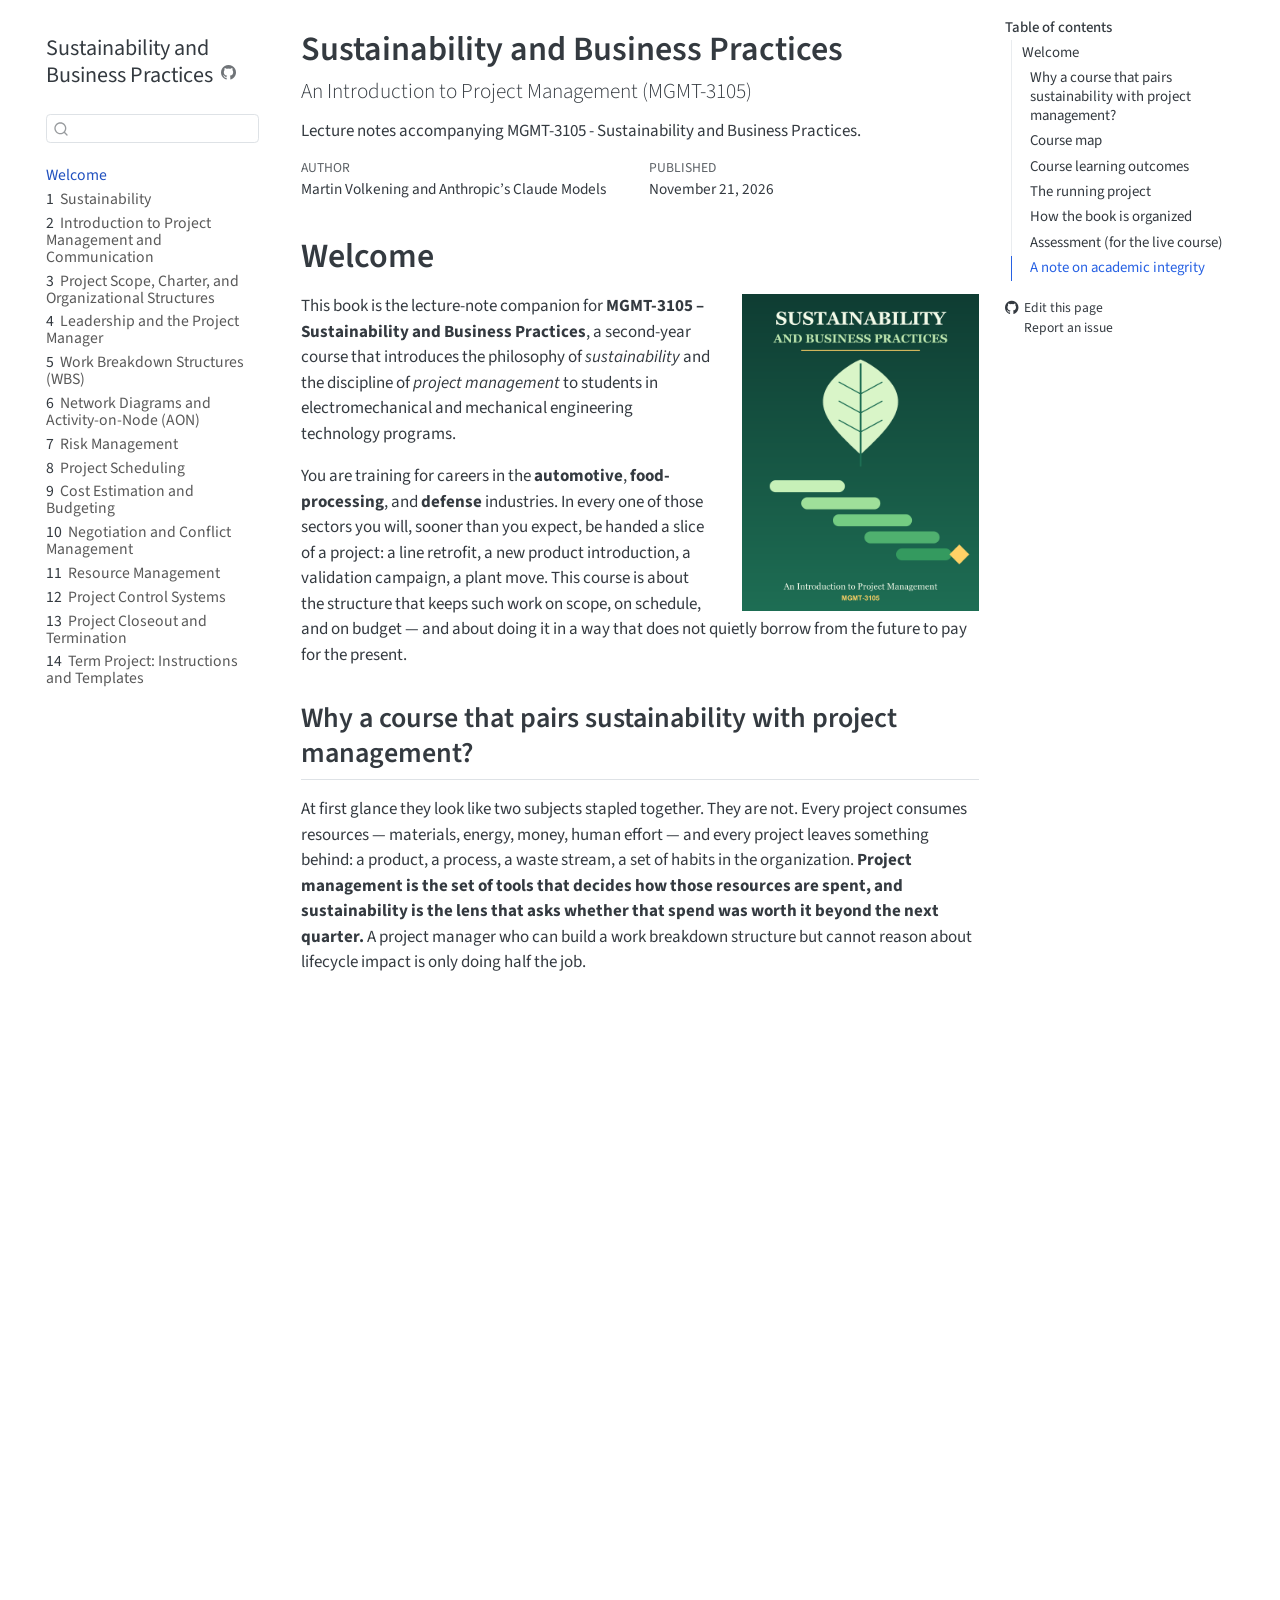
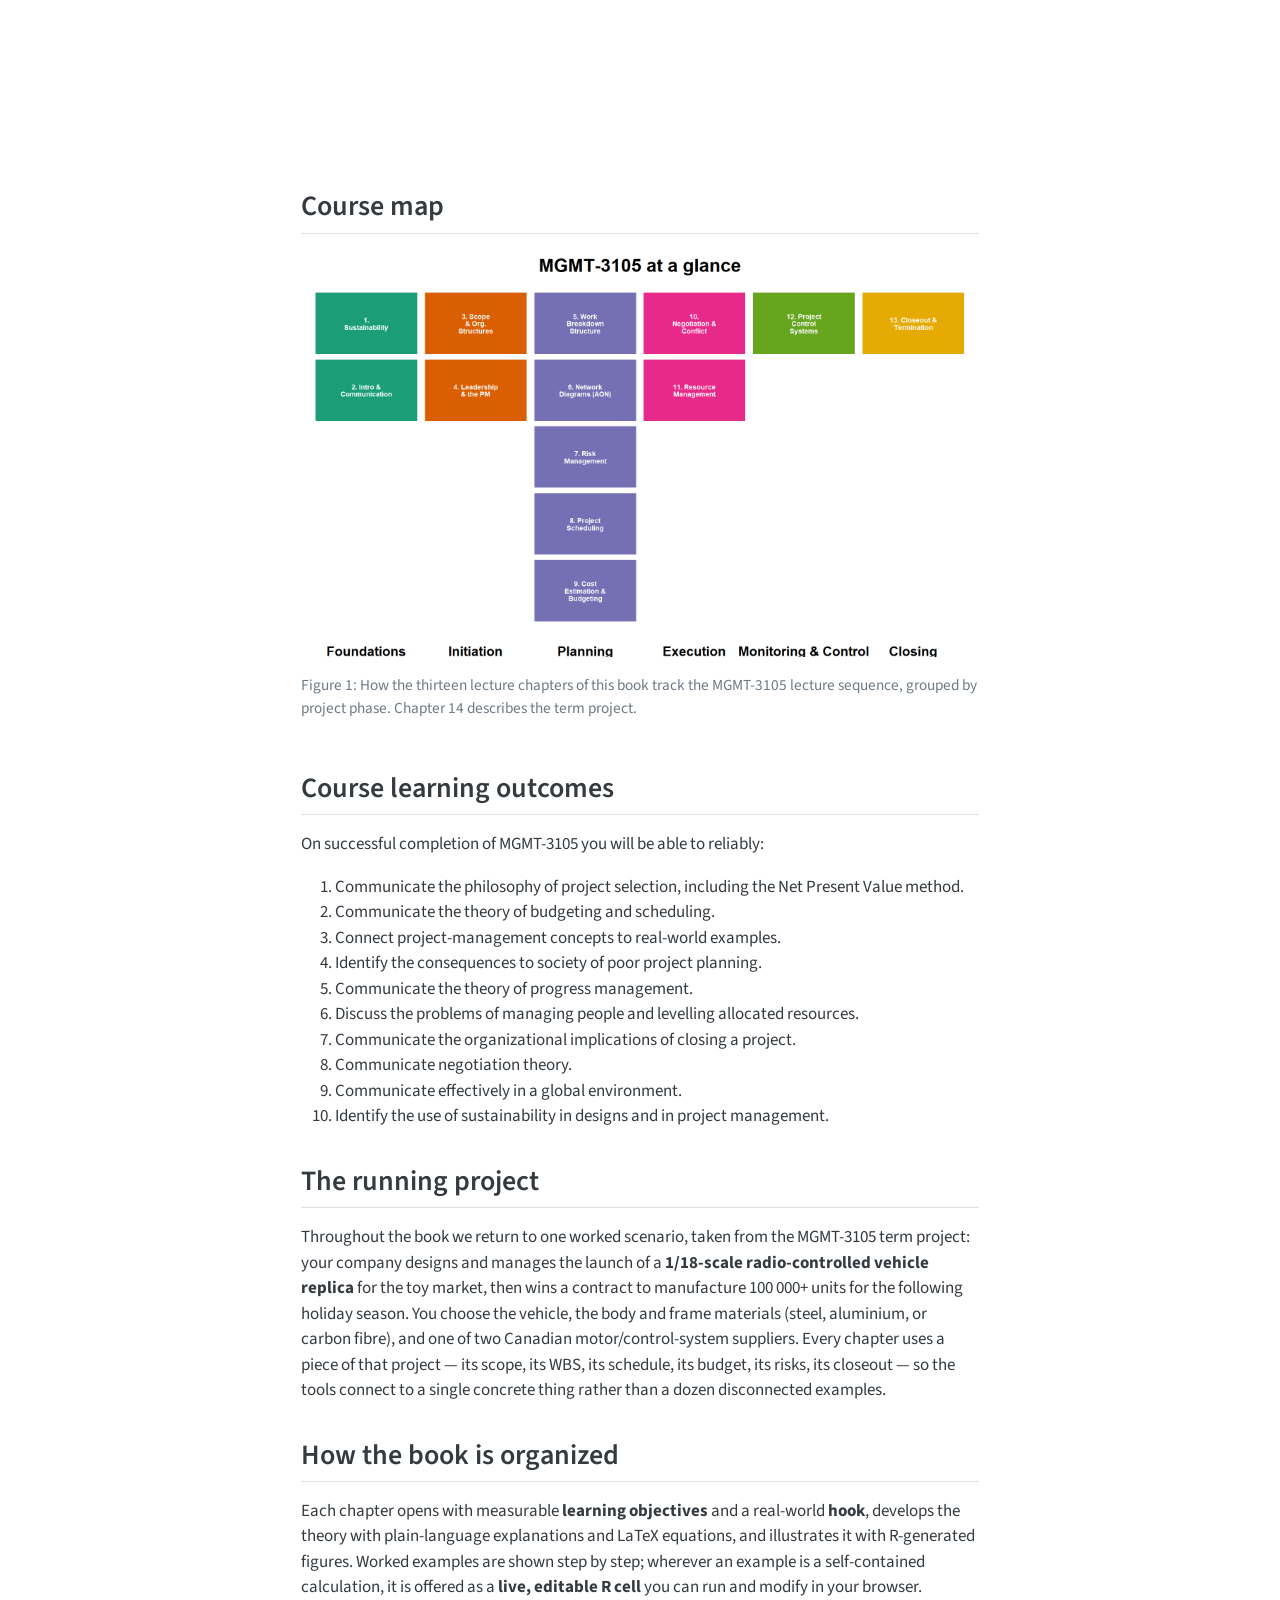
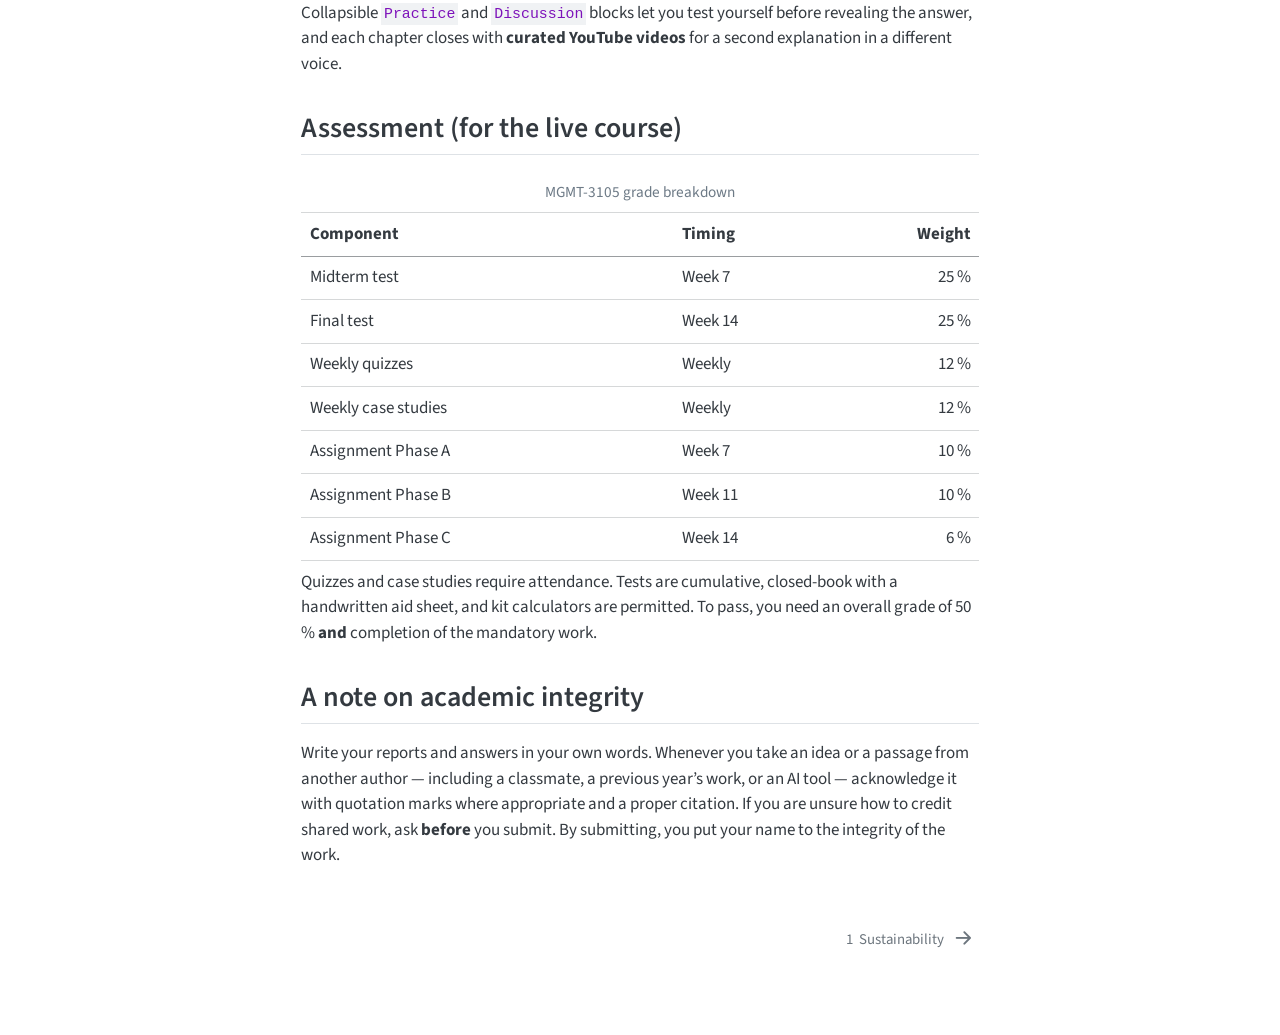
<file: index.html>
<!DOCTYPE html>
<html xmlns="http://www.w3.org/1999/xhtml" lang="en" xml:lang="en"><head>

<meta charset="utf-8">
<meta name="generator" content="quarto-1.11.9">

<meta name="viewport" content="width=device-width, initial-scale=1.0, user-scalable=yes">

<meta name="author" content="Martin Volkening and Anthropic’s Claude Models">
<meta name="dcterms.date" content="2026-11-21">
<meta name="description" content="Lecture notes accompanying MGMT-3105 - Sustainability and Business Practices.">

<title>Sustainability and Business Practices</title>
<style>
/* Default styles provided by pandoc.
** See https://pandoc.org/MANUAL.html#variables-for-html for config info.
*/
span.smallcaps{font-variant: small-caps;}
div.columns{display: flex; gap: 1.5em;}
div.column{flex: auto;}
@media screen {
div.columns{gap: min(4vw, 1.5em);}
div.column{overflow-x: auto;}
}
div.hanging-indent{margin-left: 1.5em; text-indent: -1.5em;}
ul.task-list{list-style: none;}
ul.task-list li input[type="checkbox"] {
  width: 0.8em;
  margin: 0 0.8em 0.2em -1em; /* quarto-specific, see https://github.com/quarto-dev/quarto-cli/issues/4556 */ 
  vertical-align: middle;
}
</style>


<script src="site_libs/quarto-nav/quarto-nav.js"></script>
<script src="site_libs/quarto-nav/headroom.min.js"></script>
<script src="site_libs/clipboard/clipboard.min.js"></script>
<script src="site_libs/quarto-search/autocomplete.umd.js"></script>
<script src="site_libs/quarto-search/fuse.min.js"></script>
<script src="site_libs/quarto-search/quarto-search.js"></script>
<meta name="quarto:offset" content="./">
<link href="./01-Sustainability.html" rel="next">
<script src="site_libs/quarto-html/quarto.js" type="module"></script>
<script src="site_libs/quarto-html/tabsets/tabsets.js" type="module"></script>
<script src="site_libs/quarto-html/scrollable-regions/scrollable-regions.js" type="module"></script>
<script src="site_libs/quarto-html/popper.min.js"></script>
<script src="site_libs/quarto-html/tippy.umd.min.js"></script>
<script src="site_libs/quarto-html/anchor.min.js"></script>
<link href="site_libs/quarto-html/tippy.css" rel="stylesheet">
<link href="site_libs/quarto-html/quarto-syntax-highlighting-63b5708e65d6cd79cd7618c58d0c21e7.css" rel="stylesheet" id="quarto-text-highlighting-styles">
<script src="site_libs/bootstrap/bootstrap.min.js"></script>
<link href="site_libs/bootstrap/bootstrap-icons.css" rel="stylesheet">
<link href="site_libs/bootstrap/bootstrap-554944da459c622dc457c1ed647c448c.min.css" rel="stylesheet" append-hash="true" id="quarto-bootstrap" data-mode="light">
<script id="quarto-search-options" type="application/json">{
  "location": "sidebar",
  "copy-button": false,
  "collapse-after": 3,
  "panel-placement": "start",
  "type": "textbox",
  "limit": 50,
  "keyboard-shortcut": [
    "f",
    "/",
    "s"
  ],
  "show-item-context": false,
  "language": {
    "search-no-results-text": "No results",
    "search-matching-documents-text": "matching documents",
    "search-copy-link-title": "Copy link to search",
    "search-hide-matches-text": "Hide additional matches",
    "search-more-match-text": "more match in this document",
    "search-more-matches-text": "more matches in this document",
    "search-clear-button-title": "Clear",
    "search-text-placeholder": "",
    "search-detached-cancel-button-title": "Cancel",
    "search-submit-button-title": "Submit",
    "search-label": "Search"
  }
}</script>
<script src="site_libs/jquery-3.6.0/jquery-3.6.0.min.js"></script>


<link rel="stylesheet" href="style.css">
</head>

<body class="nav-sidebar floating quarto-light"><a id="quarto-skip-link" class="visually-hidden-focusable" href="#quarto-document-content">Skip to main content</a>

<div id="quarto-search-results"></div>
  <header id="quarto-header" class="headroom fixed-top">
  <nav class="quarto-secondary-nav" aria-label="Toolbar">
    <div class="container-fluid d-flex">
      <button type="button" class="quarto-btn-toggle btn" data-bs-toggle="collapse" role="button" data-bs-target=".quarto-sidebar-collapse-item" aria-controls="quarto-sidebar" aria-expanded="false" aria-label="Toggle sidebar navigation" onclick="if (window.quartoToggleHeadroom) { window.quartoToggleHeadroom(); }">
        <i class="bi bi-layout-text-sidebar-reverse"></i>
      </button>
        <nav class="quarto-page-breadcrumbs" aria-label="Breadcrumbs"><ol class="breadcrumb"><li class="breadcrumb-item"><a href="./index.html">Welcome</a></li></ol></nav>
        <a class="flex-grow-1" data-bs-toggle="collapse" data-bs-target=".quarto-sidebar-collapse-item" onclick="if (window.quartoToggleHeadroom) { window.quartoToggleHeadroom(); }">      
        </a>
      <button type="button" class="btn quarto-search-button" aria-label="Search" onclick="window.quartoOpenSearch();">
        <i class="bi bi-search"></i>
      </button>
    </div>
  </nav>
</header>
<!-- content -->
<div id="quarto-content" class="quarto-container page-columns page-rows-contents page-layout-article">
<!-- sidebar -->
  <nav id="quarto-sidebar" class="sidebar collapse collapse-horizontal quarto-sidebar-collapse-item sidebar-navigation floating overflow-auto" aria-label="Site">
    <div class="pt-lg-2 mt-2 text-left sidebar-header">
    <div class="sidebar-title mb-0 py-0">
      <a href="./">Sustainability and Business Practices</a> 
        <div class="sidebar-tools-main">
    <a href="https://github.com/Prof-MV/Sustainability-and-Business-Practices" title="Source Code" class="quarto-navigation-tool px-1" aria-label="Source Code"><i class="bi bi-github"></i></a>
</div>
    </div>
      </div>
        <div class="mt-2 flex-shrink-0 align-items-center">
        <div class="sidebar-search">
        <div id="quarto-search" class="" title="Search"></div>
        </div>
        </div>
    <div class="sidebar-menu-container"> 
    <ul class="list-unstyled mt-1">
        <li class="sidebar-item">
  <div class="sidebar-item-container"> 
  <a href="./index.html" class="sidebar-item-text sidebar-link active">
 <span class="menu-text">Welcome</span></a>
  </div>
</li>
        <li class="sidebar-item">
  <div class="sidebar-item-container"> 
  <a href="./01-Sustainability.html" class="sidebar-item-text sidebar-link">
 <span class="menu-text"><span class="chapter-number">1</span>&nbsp; <span class="chapter-title">Sustainability</span></span></a>
  </div>
</li>
        <li class="sidebar-item">
  <div class="sidebar-item-container"> 
  <a href="./02-Introduction-and-Communication.html" class="sidebar-item-text sidebar-link">
 <span class="menu-text"><span class="chapter-number">2</span>&nbsp; <span class="chapter-title">Introduction to Project Management and Communication</span></span></a>
  </div>
</li>
        <li class="sidebar-item">
  <div class="sidebar-item-container"> 
  <a href="./03-Scope-and-Organizational-Structures.html" class="sidebar-item-text sidebar-link">
 <span class="menu-text"><span class="chapter-number">3</span>&nbsp; <span class="chapter-title">Project Scope, Charter, and Organizational Structures</span></span></a>
  </div>
</li>
        <li class="sidebar-item">
  <div class="sidebar-item-container"> 
  <a href="./04-Leadership-and-the-Project-Manager.html" class="sidebar-item-text sidebar-link">
 <span class="menu-text"><span class="chapter-number">4</span>&nbsp; <span class="chapter-title">Leadership and the Project Manager</span></span></a>
  </div>
</li>
        <li class="sidebar-item">
  <div class="sidebar-item-container"> 
  <a href="./05-Work-Breakdown-Structures.html" class="sidebar-item-text sidebar-link">
 <span class="menu-text"><span class="chapter-number">5</span>&nbsp; <span class="chapter-title">Work Breakdown Structures (WBS)</span></span></a>
  </div>
</li>
        <li class="sidebar-item">
  <div class="sidebar-item-container"> 
  <a href="./06-Network-Diagrams-and-AON.html" class="sidebar-item-text sidebar-link">
 <span class="menu-text"><span class="chapter-number">6</span>&nbsp; <span class="chapter-title">Network Diagrams and Activity-on-Node (AON)</span></span></a>
  </div>
</li>
        <li class="sidebar-item">
  <div class="sidebar-item-container"> 
  <a href="./07-Risk-Management.html" class="sidebar-item-text sidebar-link">
 <span class="menu-text"><span class="chapter-number">7</span>&nbsp; <span class="chapter-title">Risk Management</span></span></a>
  </div>
</li>
        <li class="sidebar-item">
  <div class="sidebar-item-container"> 
  <a href="./08-Project-Scheduling.html" class="sidebar-item-text sidebar-link">
 <span class="menu-text"><span class="chapter-number">8</span>&nbsp; <span class="chapter-title">Project Scheduling</span></span></a>
  </div>
</li>
        <li class="sidebar-item">
  <div class="sidebar-item-container"> 
  <a href="./09-Cost-Estimation-and-Budgeting.html" class="sidebar-item-text sidebar-link">
 <span class="menu-text"><span class="chapter-number">9</span>&nbsp; <span class="chapter-title">Cost Estimation and Budgeting</span></span></a>
  </div>
</li>
        <li class="sidebar-item">
  <div class="sidebar-item-container"> 
  <a href="./10-Negotiation-and-Conflict-Management.html" class="sidebar-item-text sidebar-link">
 <span class="menu-text"><span class="chapter-number">10</span>&nbsp; <span class="chapter-title">Negotiation and Conflict Management</span></span></a>
  </div>
</li>
        <li class="sidebar-item">
  <div class="sidebar-item-container"> 
  <a href="./11-Resource-Management.html" class="sidebar-item-text sidebar-link">
 <span class="menu-text"><span class="chapter-number">11</span>&nbsp; <span class="chapter-title">Resource Management</span></span></a>
  </div>
</li>
        <li class="sidebar-item">
  <div class="sidebar-item-container"> 
  <a href="./12-Project-Control-Systems.html" class="sidebar-item-text sidebar-link">
 <span class="menu-text"><span class="chapter-number">12</span>&nbsp; <span class="chapter-title">Project Control Systems</span></span></a>
  </div>
</li>
        <li class="sidebar-item">
  <div class="sidebar-item-container"> 
  <a href="./13-Project-Closeout-and-Termination.html" class="sidebar-item-text sidebar-link">
 <span class="menu-text"><span class="chapter-number">13</span>&nbsp; <span class="chapter-title">Project Closeout and Termination</span></span></a>
  </div>
</li>
        <li class="sidebar-item">
  <div class="sidebar-item-container"> 
  <a href="./14-Term-Project.html" class="sidebar-item-text sidebar-link">
 <span class="menu-text"><span class="chapter-number">14</span>&nbsp; <span class="chapter-title">Term Project: Instructions and Templates</span></span></a>
  </div>
</li>
    </ul>
    </div>
</nav>
<div id="quarto-sidebar-glass" class="quarto-sidebar-collapse-item" data-bs-toggle="collapse" data-bs-target=".quarto-sidebar-collapse-item"></div>
<!-- margin-sidebar -->
    <div id="quarto-margin-sidebar" class="sidebar margin-sidebar">
        <nav id="TOC" role="doc-toc" aria-labelledby="toc-title" class="toc-active">
    <h2 id="toc-title">Table of contents</h2>
   
  <ul>
  <li><a href="#welcome" id="toc-welcome" class="nav-link active" data-scroll-target="#welcome">Welcome</a>
  <ul class="collapse">
  <li><a href="#why-a-course-that-pairs-sustainability-with-project-management" id="toc-why-a-course-that-pairs-sustainability-with-project-management" class="nav-link" data-scroll-target="#why-a-course-that-pairs-sustainability-with-project-management">Why a course that pairs sustainability with project management?</a></li>
  <li><a href="#course-map" id="toc-course-map" class="nav-link" data-scroll-target="#course-map">Course map</a></li>
  <li><a href="#course-learning-outcomes" id="toc-course-learning-outcomes" class="nav-link" data-scroll-target="#course-learning-outcomes">Course learning outcomes</a></li>
  <li><a href="#the-running-project" id="toc-the-running-project" class="nav-link" data-scroll-target="#the-running-project">The running project</a></li>
  <li><a href="#how-the-book-is-organized" id="toc-how-the-book-is-organized" class="nav-link" data-scroll-target="#how-the-book-is-organized">How the book is organized</a></li>
  <li><a href="#assessment-for-the-live-course" id="toc-assessment-for-the-live-course" class="nav-link" data-scroll-target="#assessment-for-the-live-course">Assessment (for the live course)</a></li>
  <li><a href="#a-note-on-academic-integrity" id="toc-a-note-on-academic-integrity" class="nav-link" data-scroll-target="#a-note-on-academic-integrity">A note on academic integrity</a></li>
  </ul></li>
  </ul>
<div class="toc-actions"><ul><li><a href="https://github.com/Prof-MV/Sustainability-and-Business-Practices/edit/main/index.qmd" class="toc-action"><i class="bi bi-github"></i>Edit this page</a></li><li><a href="https://github.com/Prof-MV/Sustainability-and-Business-Practices/issues/new" class="toc-action"><i class="bi empty"></i>Report an issue</a></li></ul></div></nav>
    </div>
<!-- main -->
<main class="content" id="quarto-document-content" tabindex="-1">

<header id="title-block-header" class="quarto-title-block default">
<div class="quarto-title">
<h1 class="title">Sustainability and Business Practices</h1>
<p class="subtitle lead">An Introduction to Project Management (MGMT-3105)</p>
</div>

<div>
  <div class="description">
    Lecture notes accompanying MGMT-3105 - Sustainability and Business Practices.
  </div>
</div>


<div class="quarto-title-meta">

    <div>
    <div class="quarto-title-meta-heading">Author</div>
    <div class="quarto-title-meta-contents">
             <p>Martin Volkening and Anthropic’s Claude Models </p>
          </div>
  </div>
    
    <div>
    <div class="quarto-title-meta-heading">Published</div>
    <div class="quarto-title-meta-contents">
      <p class="date">November 21, 2026</p>
    </div>
  </div>
  
    
  </div>
  


</header>



<section id="welcome" class="level1 unnumbered">
<h1 class="unnumbered">Welcome</h1><p><img src="images/cover.png" title="Sustainability and Business Practices" class="quarto-cover-image nolightbox img-fluid"></p>
<p>This book is the lecture-note companion for <strong>MGMT-3105 – Sustainability and Business Practices</strong>, a second-year course that introduces the philosophy of <em>sustainability</em> and the discipline of <em>project management</em> to students in electromechanical and mechanical engineering technology programs.</p>
<p>You are training for careers in the <strong>automotive</strong>, <strong>food-processing</strong>, and <strong>defense</strong> industries. In every one of those sectors you will, sooner than you expect, be handed a slice of a project: a line retrofit, a new product introduction, a validation campaign, a plant move. This course is about the structure that keeps such work on scope, on schedule, and on budget — and about doing it in a way that does not quietly borrow from the future to pay for the present.</p>
<section id="why-a-course-that-pairs-sustainability-with-project-management" class="level2 unnumbered">
<h2 class="unnumbered anchored" data-anchor-id="why-a-course-that-pairs-sustainability-with-project-management">Why a course that pairs sustainability with project management?</h2>
<p>At first glance they look like two subjects stapled together. They are not. Every project consumes resources — materials, energy, money, human effort — and every project leaves something behind: a product, a process, a waste stream, a set of habits in the organization. <strong>Project management is the set of tools that decides how those resources are spent, and sustainability is the lens that asks whether that spend was worth it beyond the next quarter.</strong> A project manager who can build a work breakdown structure but cannot reason about lifecycle impact is only doing half the job.</p>
<div style="position: relative; padding-bottom: 56.25%; height: 0; overflow: hidden; max-width: 100%;">
<p><iframe style="position: absolute; top: 0; left: 0; width: 100%; height: 100%;" src="https://www.youtube.com/embed/Jk-JwtScIlw" title="What Is Project Management? (Association for Project Management)" frameborder="0" allow="accelerometer; autoplay; clipboard-write; encrypted-media; gyroscope; picture-in-picture; web-share" referrerpolicy="strict-origin-when-cross-origin" allowfullscreen=""> </iframe></p>
</div>
<div style="position: relative; padding-bottom: 56.25%; height: 0; overflow: hidden; max-width: 100%;">
<p><iframe style="position: absolute; top: 0; left: 0; width: 100%; height: 100%;" src="https://www.youtube.com/embed/7V8oFI4GYMY" title="What Is Sustainable Development? (FN-sambandet)" frameborder="0" allow="accelerometer; autoplay; clipboard-write; encrypted-media; gyroscope; picture-in-picture; web-share" referrerpolicy="strict-origin-when-cross-origin" allowfullscreen=""> </iframe></p>
</div>
</section>
<section id="course-map" class="level2 unnumbered">
<h2 class="unnumbered anchored" data-anchor-id="course-map">Course map</h2>
<div class="cell" data-layout-align="center">
<div class="cell-output-display">
<div id="fig-course-map" class="quarto-float quarto-figure quarto-figure-center anchored" data-fig-align="center">
<figure class="quarto-float quarto-float-fig figure">
<div aria-describedby="fig-course-map-caption-0ceaefa1-69ba-4598-a22c-09a6ac19f8ca">
<img src="index_files/figure-html/fig-course-map-1.png" class="img-fluid quarto-figure quarto-figure-center figure-img" width="960">
</div>
<figcaption class="quarto-float-caption-bottom quarto-float-caption quarto-float-fig" id="fig-course-map-caption-0ceaefa1-69ba-4598-a22c-09a6ac19f8ca">
Figure&nbsp;1: How the thirteen lecture chapters of this book track the MGMT-3105 lecture sequence, grouped by project phase. Chapter 14 describes the term project.
</figcaption>
</figure>
</div>
</div>
</div>
</section>
<section id="course-learning-outcomes" class="level2 unnumbered">
<h2 class="unnumbered anchored" data-anchor-id="course-learning-outcomes">Course learning outcomes</h2>
<p>On successful completion of MGMT-3105 you will be able to reliably:</p>
<ol type="1">
<li>Communicate the philosophy of project selection, including the Net Present Value method.</li>
<li>Communicate the theory of budgeting and scheduling.</li>
<li>Connect project-management concepts to real-world examples.</li>
<li>Identify the consequences to society of poor project planning.</li>
<li>Communicate the theory of progress management.</li>
<li>Discuss the problems of managing people and levelling allocated resources.</li>
<li>Communicate the organizational implications of closing a project.</li>
<li>Communicate negotiation theory.</li>
<li>Communicate effectively in a global environment.</li>
<li>Identify the use of sustainability in designs and in project management.</li>
</ol>
</section>
<section id="the-running-project" class="level2 unnumbered">
<h2 class="unnumbered anchored" data-anchor-id="the-running-project">The running project</h2>
<p>Throughout the book we return to one worked scenario, taken from the MGMT-3105 term project: your company designs and manages the launch of a <strong>1/18-scale radio-controlled vehicle replica</strong> for the toy market, then wins a contract to manufacture 100 000+ units for the following holiday season. You choose the vehicle, the body and frame materials (steel, aluminium, or carbon fibre), and one of two Canadian motor/control-system suppliers. Every chapter uses a piece of that project — its scope, its WBS, its schedule, its budget, its risks, its closeout — so the tools connect to a single concrete thing rather than a dozen disconnected examples.</p>
</section>
<section id="how-the-book-is-organized" class="level2 unnumbered">
<h2 class="unnumbered anchored" data-anchor-id="how-the-book-is-organized">How the book is organized</h2>
<p>Each chapter opens with measurable <strong>learning objectives</strong> and a real-world <strong>hook</strong>, develops the theory with plain-language explanations and LaTeX equations, and illustrates it with R-generated figures. Worked examples are shown step by step; wherever an example is a self-contained calculation, it is offered as a <strong>live, editable R cell</strong> you can run and modify in your browser. Collapsible <code>Practice</code> and <code>Discussion</code> blocks let you test yourself before revealing the answer, and each chapter closes with <strong>curated YouTube videos</strong> for a second explanation in a different voice.</p>
</section>
<section id="assessment-for-the-live-course" class="level2 unnumbered">
<h2 class="unnumbered anchored" data-anchor-id="assessment-for-the-live-course">Assessment (for the live course)</h2>
<table class="caption-top table">
<caption>MGMT-3105 grade breakdown</caption>
<colgroup>
<col style="width: 55%">
<col style="width: 25%">
<col style="width: 20%">
</colgroup>
<thead>
<tr class="header">
<th>Component</th>
<th>Timing</th>
<th style="text-align: right;">Weight</th>
</tr>
</thead>
<tbody>
<tr class="odd">
<td>Midterm test</td>
<td>Week 7</td>
<td style="text-align: right;">25 %</td>
</tr>
<tr class="even">
<td>Final test</td>
<td>Week 14</td>
<td style="text-align: right;">25 %</td>
</tr>
<tr class="odd">
<td>Weekly quizzes</td>
<td>Weekly</td>
<td style="text-align: right;">12 %</td>
</tr>
<tr class="even">
<td>Weekly case studies</td>
<td>Weekly</td>
<td style="text-align: right;">12 %</td>
</tr>
<tr class="odd">
<td>Assignment Phase A</td>
<td>Week 7</td>
<td style="text-align: right;">10 %</td>
</tr>
<tr class="even">
<td>Assignment Phase B</td>
<td>Week 11</td>
<td style="text-align: right;">10 %</td>
</tr>
<tr class="odd">
<td>Assignment Phase C</td>
<td>Week 14</td>
<td style="text-align: right;">6 %</td>
</tr>
</tbody>
</table>
<p>Quizzes and case studies require attendance. Tests are cumulative, closed-book with a handwritten aid sheet, and kit calculators are permitted. To pass, you need an overall grade of 50 % <strong>and</strong> completion of the mandatory work.</p>
</section>
<section id="a-note-on-academic-integrity" class="level2 unnumbered">
<h2 class="unnumbered anchored" data-anchor-id="a-note-on-academic-integrity">A note on academic integrity</h2>
<p>Write your reports and answers in your own words. Whenever you take an idea or a passage from another author — including a classmate, a previous year’s work, or an AI tool — acknowledge it with quotation marks where appropriate and a proper citation. If you are unsure how to credit shared work, ask <strong>before</strong> you submit. By submitting, you put your name to the integrity of the work.</p>


</section>
</section>

</main> <!-- /main -->
<script id="quarto-html-after-body" type="application/javascript">
  window.document.addEventListener("DOMContentLoaded", function (event) {
    const icon = "";
    const anchorJS = new window.AnchorJS();
    anchorJS.options = {
      placement: 'right',
      icon: icon
    };
    anchorJS.add('.anchored');
    const isCodeAnnotation = (el) => {
      for (const clz of el.classList) {
        if (clz.startsWith('code-annotation-')) {                     
          return true;
        }
      }
      return false;
    }
    const onCopySuccess = function(e) {
      // button target
      const button = e.trigger;
      // don't keep focus
      button.blur();
      // flash "checked"
      button.classList.add('code-copy-button-checked');
      var currentTitle = button.getAttribute("title");
      button.setAttribute("title", "Copied!");
      let tooltip;
      if (window.bootstrap) {
        button.setAttribute("data-bs-toggle", "tooltip");
        button.setAttribute("data-bs-placement", "left");
        button.setAttribute("data-bs-title", "Copied!");
        tooltip = new bootstrap.Tooltip(button, 
          { trigger: "manual", 
            customClass: "code-copy-button-tooltip",
            offset: [0, -8]});
        tooltip.show();    
      }
      setTimeout(function() {
        if (tooltip) {
          tooltip.hide();
          button.removeAttribute("data-bs-title");
          button.removeAttribute("data-bs-toggle");
          button.removeAttribute("data-bs-placement");
        }
        button.setAttribute("title", currentTitle);
        button.classList.remove('code-copy-button-checked');
      }, 1000);
      // clear code selection
      e.clearSelection();
    }
    const getTextToCopy = function(trigger) {
      const outerScaffold = trigger.parentElement.cloneNode(true);
      const codeEl = outerScaffold.querySelector('code');
      for (const childEl of codeEl.children) {
        if (isCodeAnnotation(childEl)) {
          childEl.remove();
        }
      }
      return codeEl.innerText;
    }
    const clipboard = new window.ClipboardJS('.code-copy-button:not([data-in-quarto-modal])', {
      text: getTextToCopy
    });
    clipboard.on('success', onCopySuccess);
    if (window.document.getElementById('quarto-embedded-source-code-modal')) {
      const clipboardModal = new window.ClipboardJS('.code-copy-button[data-in-quarto-modal]', {
        text: getTextToCopy,
        container: window.document.getElementById('quarto-embedded-source-code-modal')
      });
      clipboardModal.on('success', onCopySuccess);
    }
      var localhostRegex = new RegExp(/^(?:http|https):\/\/localhost\:?[0-9]*\//);
      var mailtoRegex = new RegExp(/^mailto:/);
        var filterRegex = new RegExp("https:\/\/prof-mv\.github\.io\/Sustainability-and-Business-Practices\/");
      var isInternal = (href) => {
          return filterRegex.test(href) || localhostRegex.test(href) || mailtoRegex.test(href);
      }
      // Inspect non-navigation links and adorn them if external
      window.quartoDecorateExternalLinks = function (root) {
     var links = (root || window.document).querySelectorAll('a[href]:not(.nav-link):not(.navbar-brand):not(.toc-action):not(.sidebar-link):not(.sidebar-item-toggle):not(.pagination-link):not(.no-external):not([aria-hidden]):not(.dropdown-item):not(.quarto-navigation-tool):not(.about-link)');
      for (var i=0; i<links.length; i++) {
        const link = links[i];
        if (!isInternal(link.href)) {
          // undo the damage that might have been done by quarto-nav.js in the case of
          // links that we want to consider external
          if (link.dataset.originalHref !== undefined) {
            link.href = link.dataset.originalHref;
          }
          if (!link.classList.contains('no-external-icon')) {
          }
        }
      }
      };
      window.quartoDecorateExternalLinks(window.document);
    // Esc closes the popup (WCAG 1.4.13) and focus leaving both trigger and
    // popup closes it (WCAG 2.4.11); tippy handles neither for interactive popups.
    const hideOnEscAndFocusOut = {
      name: 'hideOnEscAndFocusOut',
      defaultValue: true,
      fn(instance) {
        const dismiss = () => {
          // A show scheduled by the trigger delay would otherwise reopen it
          instance.clearDelayTimeouts();
          instance.hide();
        };
        const onKeyDown = (event) => {
          if (event.key !== 'Escape') {
            return;
          }
          // Keep Esc from also reaching page handlers (e.g. reveal.js overview),
          // except an open reveal.js slide menu, which Esc should close too.
          // The menu handles keys only when its keyboard option is on.
          const menuHandlesEsc = window.Reveal?.getPlugin?.('menu')?.isOpen() &&
            window.Reveal.getConfig().menu?.keyboard !== false;
          if (!menuHandlesEsc) {
            event.stopPropagation();
          }
          if (instance.popper.contains(window.document.activeElement)) {
            // Disabled while refocusing so the focus trigger does not reopen it
            instance.disable();
            instance.reference.focus();
            instance.enable();
          }
          dismiss();
        };
        const onFocusOut = (event) => {
          const target = event.relatedTarget;
          if (target && !instance.reference.contains(target) &&
              !instance.popper.contains(target)) {
            dismiss();
          }
        };
        // On the trigger too: a click trigger (code-annotations: select) has no
        // blur handling. Attached for the instance's lifetime so leaving the
        // trigger also cancels a show still pending on the trigger delay.
        instance.reference.addEventListener('focusout', onFocusOut);
        return {
          onShow() {
            window.document.addEventListener('keydown', onKeyDown, true);
            instance.popper.addEventListener('focusout', onFocusOut);
          },
          onHide() {
            window.document.removeEventListener('keydown', onKeyDown, true);
            instance.popper.removeEventListener('focusout', onFocusOut);
          },
          onDestroy() {
            instance.reference.removeEventListener('focusout', onFocusOut);
          },
        };
      },
    };
    function tippyHover(el, contentFn, onTriggerFn, onUntriggerFn) {
      const config = {
        allowHTML: true,
        maxWidth: 500,
        delay: 100,
        arrow: false,
        appendTo: function(el) {
            return el.parentElement;
        },
        interactive: true,
        interactiveBorder: 10,
        theme: 'quarto',
        placement: 'bottom-start',
        plugins: [hideOnEscAndFocusOut],
      };
      if (contentFn) {
        config.content = contentFn;
      }
      if (onTriggerFn) {
        config.onTrigger = onTriggerFn;
      }
      if (onUntriggerFn) {
        config.onUntrigger = onUntriggerFn;
      }
      window.tippy(el, config); 
    }
    const noterefs = window.document.querySelectorAll('a[role="doc-noteref"]');
    for (var i=0; i<noterefs.length; i++) {
      const ref = noterefs[i];
      tippyHover(ref, function() {
        // use id or data attribute instead here
        let href = ref.getAttribute('data-footnote-href') || ref.getAttribute('href');
        try { href = new URL(href).hash; } catch {}
        const id = href.replace(/^#\/?/, "");
        const note = window.document.getElementById(id);
        if (note) {
          return note.innerHTML;
        } else {
          return "";
        }
      });
    }
    const xrefs = window.document.querySelectorAll('a.quarto-xref');
    const processXRef = (id, note) => {
      // Strip column container classes
      const stripColumnClz = (el) => {
        el.classList.remove("page-full", "page-columns");
        if (el.children) {
          for (const child of el.children) {
            stripColumnClz(child);
          }
        }
      }
      stripColumnClz(note)
      if (id === null || id.startsWith('sec-')) {
        // Special case sections, only their first couple elements
        const container = document.createElement("div");
        if (note.children && note.children.length > 2) {
          container.appendChild(note.children[0].cloneNode(true));
          for (let i = 1; i < note.children.length; i++) {
            const child = note.children[i];
            if (child.tagName === "P" && child.innerText === "") {
              continue;
            } else {
              container.appendChild(child.cloneNode(true));
              break;
            }
          }
          if (window.Quarto?.typesetMath) {
            window.Quarto.typesetMath(container);
          }
          return container.innerHTML
        } else {
          if (window.Quarto?.typesetMath) {
            window.Quarto.typesetMath(note);
          }
          return note.innerHTML;
        }
      } else {
        // Remove any anchor links if they are present
        const anchorLink = note.querySelector('a.anchorjs-link');
        if (anchorLink) {
          anchorLink.remove();
        }
        if (window.Quarto?.typesetMath) {
          window.Quarto.typesetMath(note);
        }
        if (note.classList.contains("callout")) {
          return note.outerHTML;
        } else {
          return note.innerHTML;
        }
      }
    }
    for (var i=0; i<xrefs.length; i++) {
      const xref = xrefs[i];
      tippyHover(xref, undefined, function(instance) {
        instance.disable();
        let url = xref.getAttribute('href');
        let hash = undefined; 
        if (url.startsWith('#')) {
          hash = url;
        } else {
          try { hash = new URL(url).hash; } catch {}
        }
        if (hash) {
          const id = hash.replace(/^#\/?/, "");
          const note = window.document.getElementById(id);
          if (note !== null) {
            try {
              const html = processXRef(id, note.cloneNode(true));
              instance.setContent(html);
            } finally {
              instance.enable();
              instance.show();
            }
          } else {
            // See if we can fetch this
            fetch(url.split('#')[0])
            .then(res => res.text())
            .then(html => {
              const parser = new DOMParser();
              const htmlDoc = parser.parseFromString(html, "text/html");
              const note = htmlDoc.getElementById(id);
              if (note !== null) {
                const html = processXRef(id, note);
                instance.setContent(html);
              } 
            }).finally(() => {
              instance.enable();
              instance.show();
            });
          }
        } else {
          // See if we can fetch a full url (with no hash to target)
          // This is a special case and we should probably do some content thinning / targeting
          fetch(url)
          .then(res => res.text())
          .then(html => {
            const parser = new DOMParser();
            const htmlDoc = parser.parseFromString(html, "text/html");
            const note = htmlDoc.querySelector('main.content');
            if (note !== null) {
              // This should only happen for chapter cross references
              // (since there is no id in the URL)
              // remove the first header
              if (note.children.length > 0 && note.children[0].tagName === "HEADER") {
                note.children[0].remove();
              }
              const html = processXRef(null, note);
              instance.setContent(html);
            } 
          }).finally(() => {
            instance.enable();
            instance.show();
          });
        }
      }, function(instance) {
      });
    }
        let selectedAnnoteEl;
        const selectorForAnnotation = ( cell, annotation) => {
          let cellAttr = 'data-code-cell="' + cell + '"';
          let lineAttr = 'data-code-annotation="' +  annotation + '"';
          const selector = 'span[' + cellAttr + '][' + lineAttr + ']';
          return selector;
        }
        const selectCodeLines = (annoteEl) => {
          const doc = window.document;
          const targetCell = annoteEl.getAttribute("data-target-cell");
          const targetAnnotation = annoteEl.getAttribute("data-target-annotation");
          const annoteSpan = window.document.querySelector(selectorForAnnotation(targetCell, targetAnnotation));
          const lines = annoteSpan.getAttribute("data-code-lines").split(",");
          const lineIds = lines.map((line) => {
            return targetCell + "-" + line;
          })
          // Each band is positioned against its own containing block, which is
          // not the offsetParent of the lines, so place it from client rects.
          const placeBand = (band, firstEl, lastEl, codeBlock) => {
            const container = band.offsetParent;
            if (container === null) {
              return;
            }
            const containerRect = container.getBoundingClientRect();
            // Reveal.js scales slides with a transform, so convert client
            // pixels back to the CSS pixels of the container.
            const scale = containerRect.height / container.offsetHeight || 1;
            const firstRect = firstEl.getBoundingClientRect();
            const lastRect = lastEl.getBoundingClientRect();
            const top = (firstRect.top - containerRect.top) / scale - container.clientTop + container.scrollTop;
            const height = (lastRect.bottom - firstRect.top) / scale;
            band.style.top = top - 2 + "px";
            band.style.height = height + 4 + "px";
            if (codeBlock) {
              // Without the copy button wrapper, the containing block is wider
              // than the code block, so span the code block explicitly.
              const blockRect = codeBlock.getBoundingClientRect();
              band.style.left = (blockRect.left - containerRect.left) / scale - container.clientLeft + container.scrollLeft + "px";
              band.style.width = blockRect.width / scale + "px";
            }
          };
          if (lineIds.length > 0) {
            const el = window.document.getElementById(lineIds[0]);
            const lastEl = window.document.getElementById(lineIds[lineIds.length - 1]);
            const parent = el.parentElement.parentElement;
            // cook up a div (if necessary) and position it
            let div = window.document.getElementById("code-annotation-line-highlight");
            if (div === null) {
              div = window.document.createElement("div");
              div.setAttribute("id", "code-annotation-line-highlight");
              div.style.position = 'absolute';
              parent.appendChild(div);
            }
            placeBand(div, el, lastEl, parent.closest("div.sourceCode") || parent);
            let gutterDiv = window.document.getElementById("code-annotation-line-highlight-gutter");
            if (gutterDiv === null) {
              gutterDiv = window.document.createElement("div");
              gutterDiv.setAttribute("id", "code-annotation-line-highlight-gutter");
              gutterDiv.style.position = 'absolute';
              const codeCell = window.document.getElementById(targetCell);
              const gutter = codeCell.querySelector('.code-annotation-gutter');
              gutter.appendChild(gutterDiv);
            }
            placeBand(gutterDiv, el, lastEl);
            selectedAnnoteEl = annoteEl;
          }
        };
        const unselectCodeLines = () => {
          const elementsIds = ["code-annotation-line-highlight", "code-annotation-line-highlight-gutter"];
          elementsIds.forEach((elId) => {
            const div = window.document.getElementById(elId);
            if (div) {
              div.remove();
            }
          });
          selectedAnnoteEl = undefined;
        };
          // Handle positioning of the toggle
      window.addEventListener(
        "resize",
        throttle(() => {
          elRect = undefined;
          if (selectedAnnoteEl) {
            selectCodeLines(selectedAnnoteEl);
          }
        }, 10)
      );
      function throttle(fn, ms) {
      let throttle = false;
      let timer;
        return (...args) => {
          if(!throttle) { // first call gets through
              fn.apply(this, args);
              throttle = true;
          } else { // all the others get throttled
              if(timer) clearTimeout(timer); // cancel #2
              timer = setTimeout(() => {
                fn.apply(this, args);
                timer = throttle = false;
              }, ms);
          }
        };
      }
        // Attach click handler to the DT
        const annoteDls = window.document.querySelectorAll('dt[data-target-cell]');
        for (const annoteDlNode of annoteDls) {
          annoteDlNode.addEventListener('click', (event) => {
            const clickedEl = event.target;
            if (clickedEl !== selectedAnnoteEl) {
              unselectCodeLines();
              const activeEl = window.document.querySelector('dt[data-target-cell].code-annotation-active');
              if (activeEl) {
                activeEl.classList.remove('code-annotation-active');
              }
              selectCodeLines(clickedEl);
              clickedEl.classList.add('code-annotation-active');
            } else {
              // Unselect the line
              unselectCodeLines();
              clickedEl.classList.remove('code-annotation-active');
            }
          });
        }
    const findCites = (el) => {
      const parentEl = el.parentElement;
      if (parentEl) {
        const cites = parentEl.dataset.cites;
        if (cites) {
          return {
            el,
            cites: cites.split(' ')
          };
        } else {
          return findCites(el.parentElement)
        }
      } else {
        return undefined;
      }
    };
    var bibliorefs = window.document.querySelectorAll('a[role="doc-biblioref"]');
    for (var i=0; i<bibliorefs.length; i++) {
      const ref = bibliorefs[i];
      const citeInfo = findCites(ref);
      if (citeInfo) {
        tippyHover(citeInfo.el, function() {
          var popup = window.document.createElement('div');
          citeInfo.cites.forEach(function(cite) {
            var citeDiv = window.document.createElement('div');
            citeDiv.classList.add('hanging-indent');
            citeDiv.classList.add('csl-entry');
            var biblioDiv = window.document.getElementById('ref-' + cite);
            if (biblioDiv) {
              citeDiv.innerHTML = biblioDiv.innerHTML;
            }
            popup.appendChild(citeDiv);
          });
          return popup.innerHTML;
        });
      }
    }
  });
  </script>
  <script type="application/javascript">
  window.quartoScrollableRegionsLabels = {"code":"Scrollable code","output":"Scrollable output"};
  </script>
<nav class="page-navigation" aria-label="Page">
  <div class="nav-page nav-page-previous">
  </div>
  <div class="nav-page nav-page-next">
      <a href="./01-Sustainability.html" class="pagination-link" aria-label="Sustainability">
        <span class="nav-page-text"><span class="chapter-number">1</span>&nbsp; <span class="chapter-title">Sustainability</span></span> <i class="bi bi-arrow-right-short"></i>
      </a>
  </div>
</nav>
</div> <!-- /content -->




<footer class="footer"><div class="nav-footer"><div class="nav-footer-center"><div class="toc-actions d-sm-block d-md-none"><ul><li><a href="https://github.com/Prof-MV/Sustainability-and-Business-Practices/edit/main/index.qmd" class="toc-action"><i class="bi bi-github"></i>Edit this page</a></li><li><a href="https://github.com/Prof-MV/Sustainability-and-Business-Practices/issues/new" class="toc-action"><i class="bi empty"></i>Report an issue</a></li></ul></div></div></div></footer></body></html>
</file>
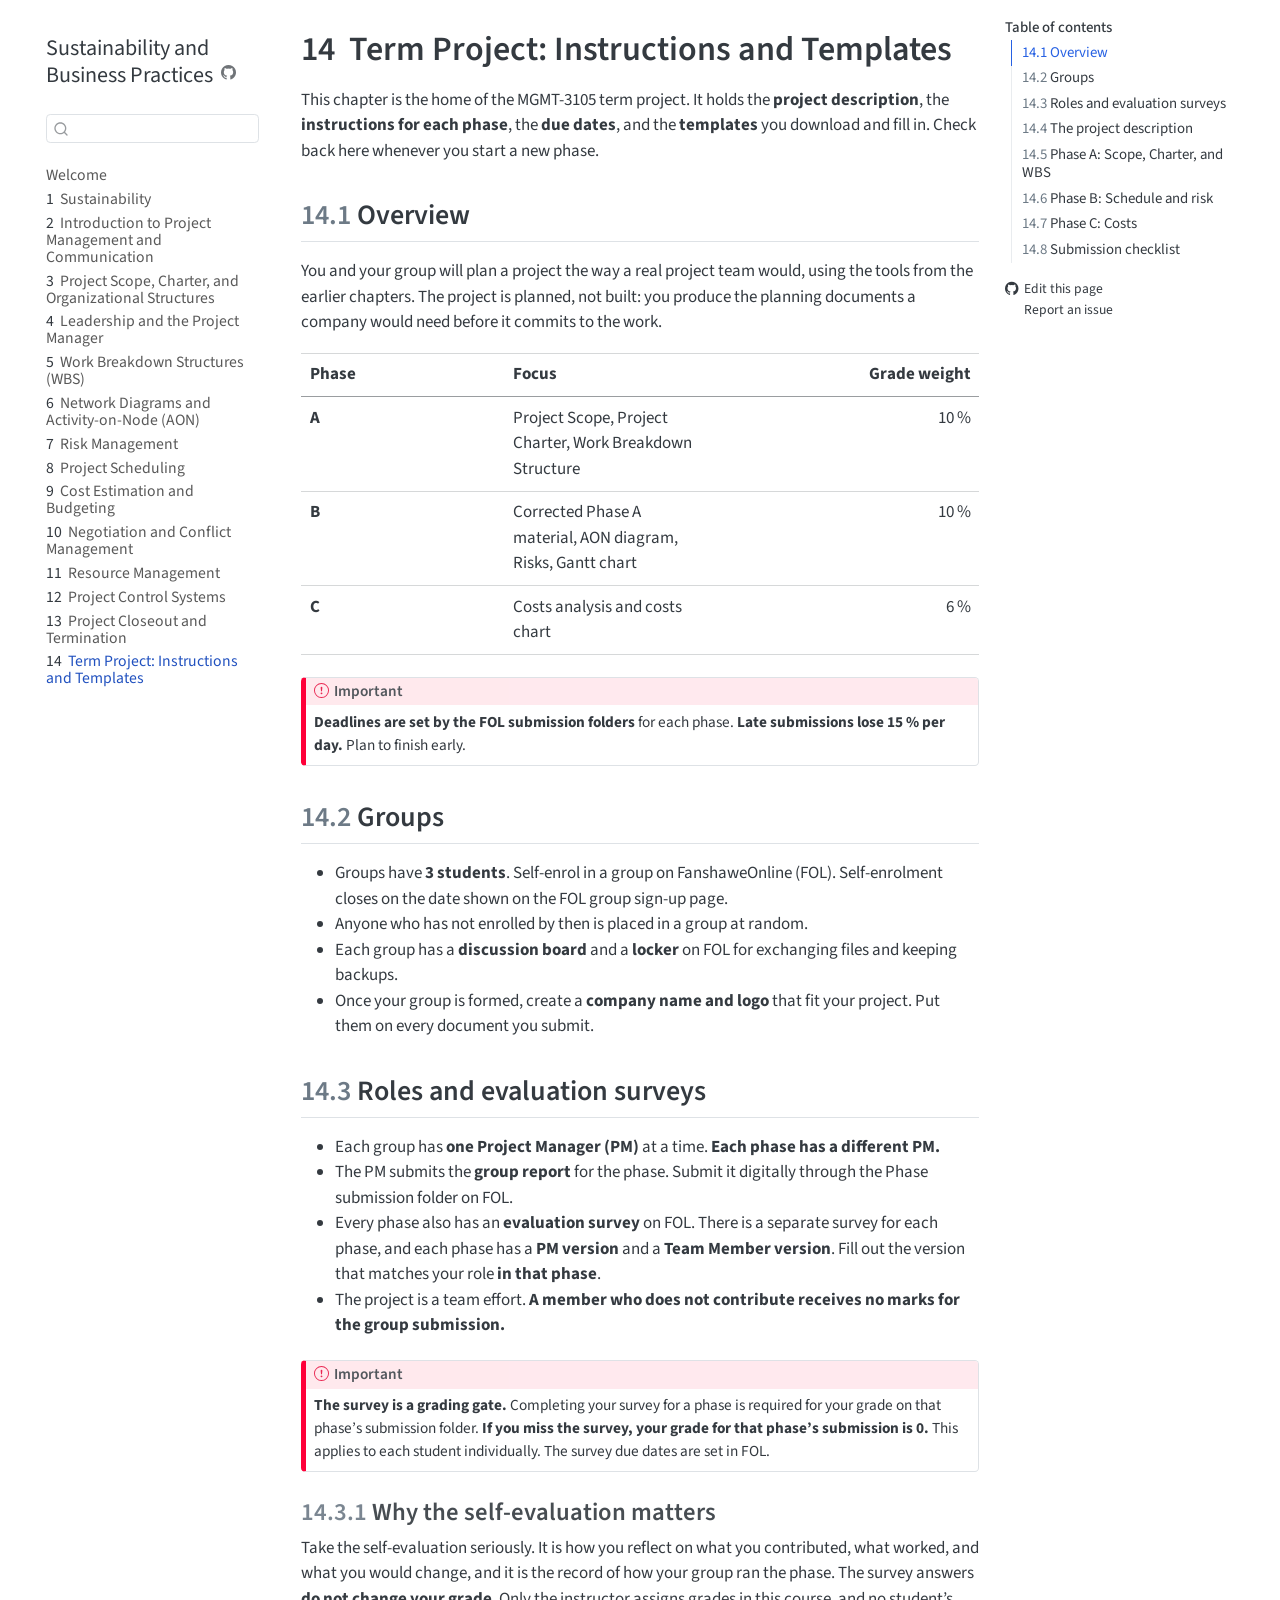
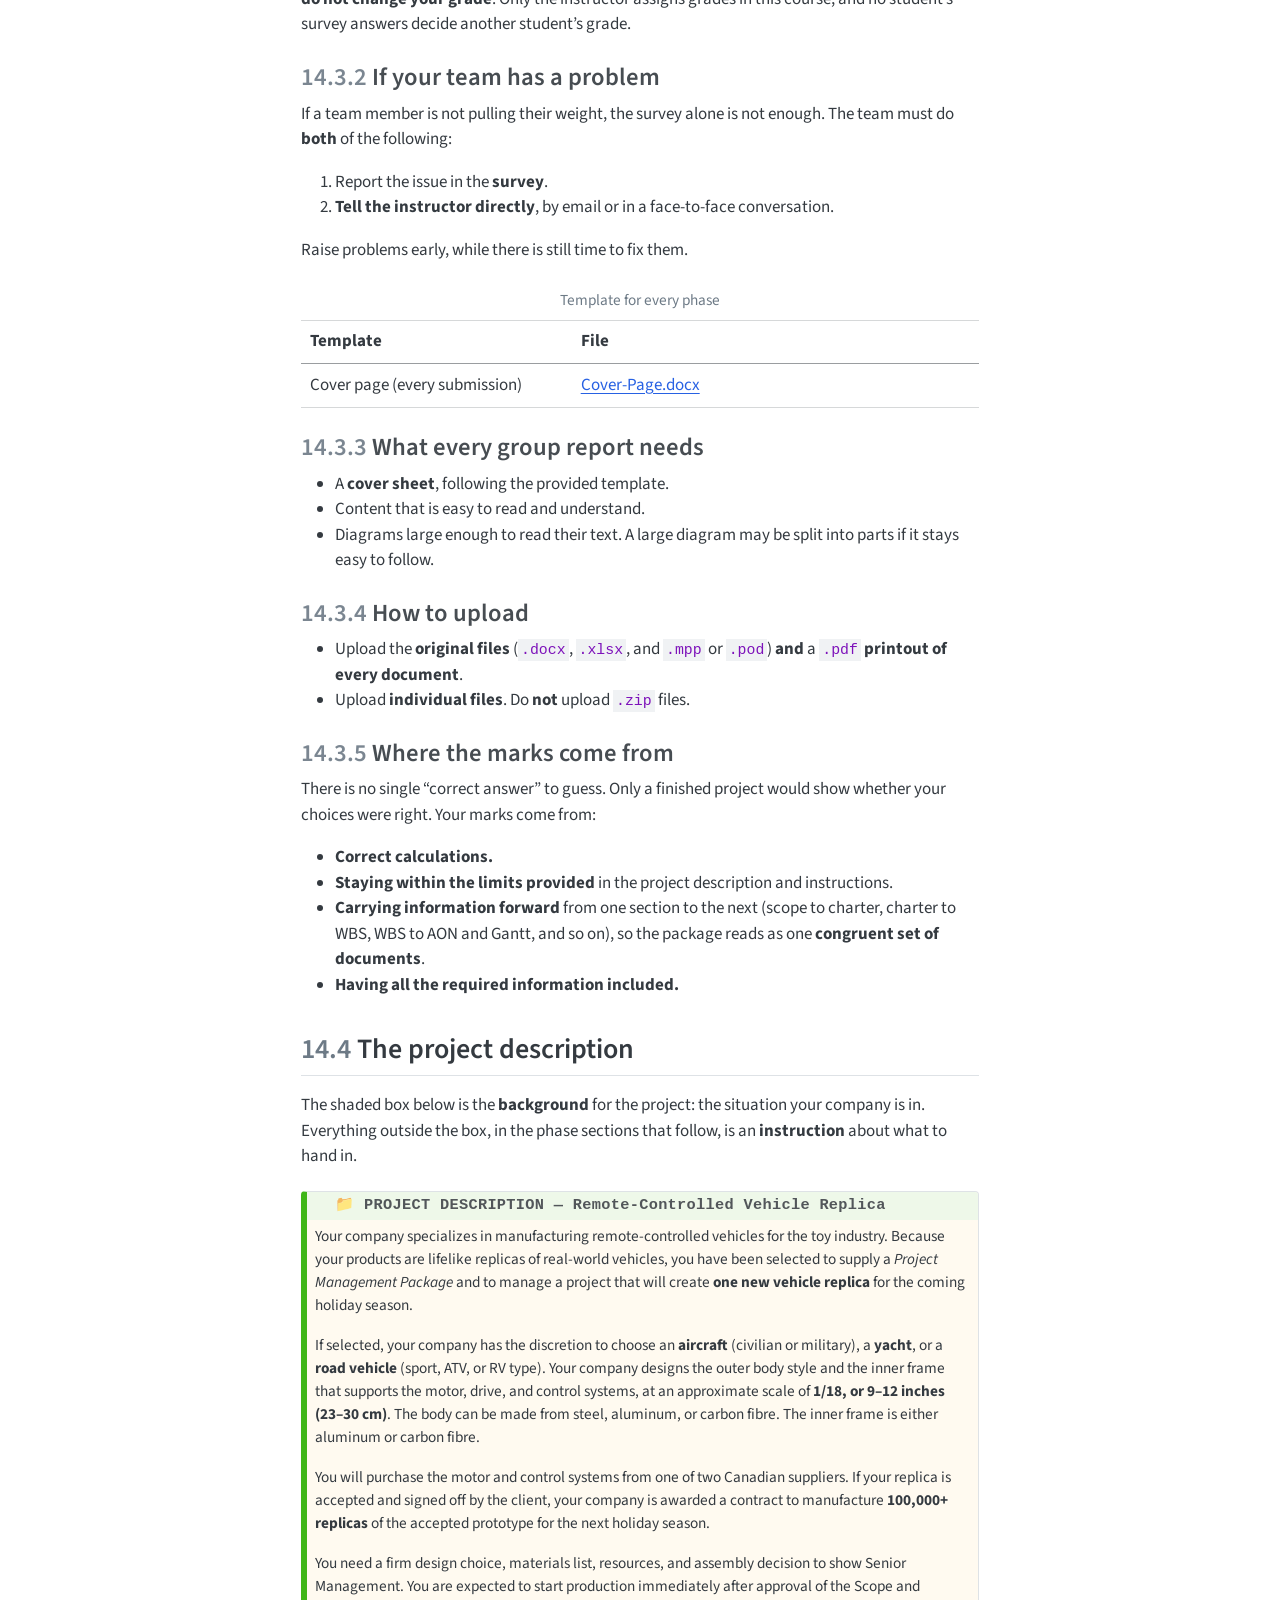
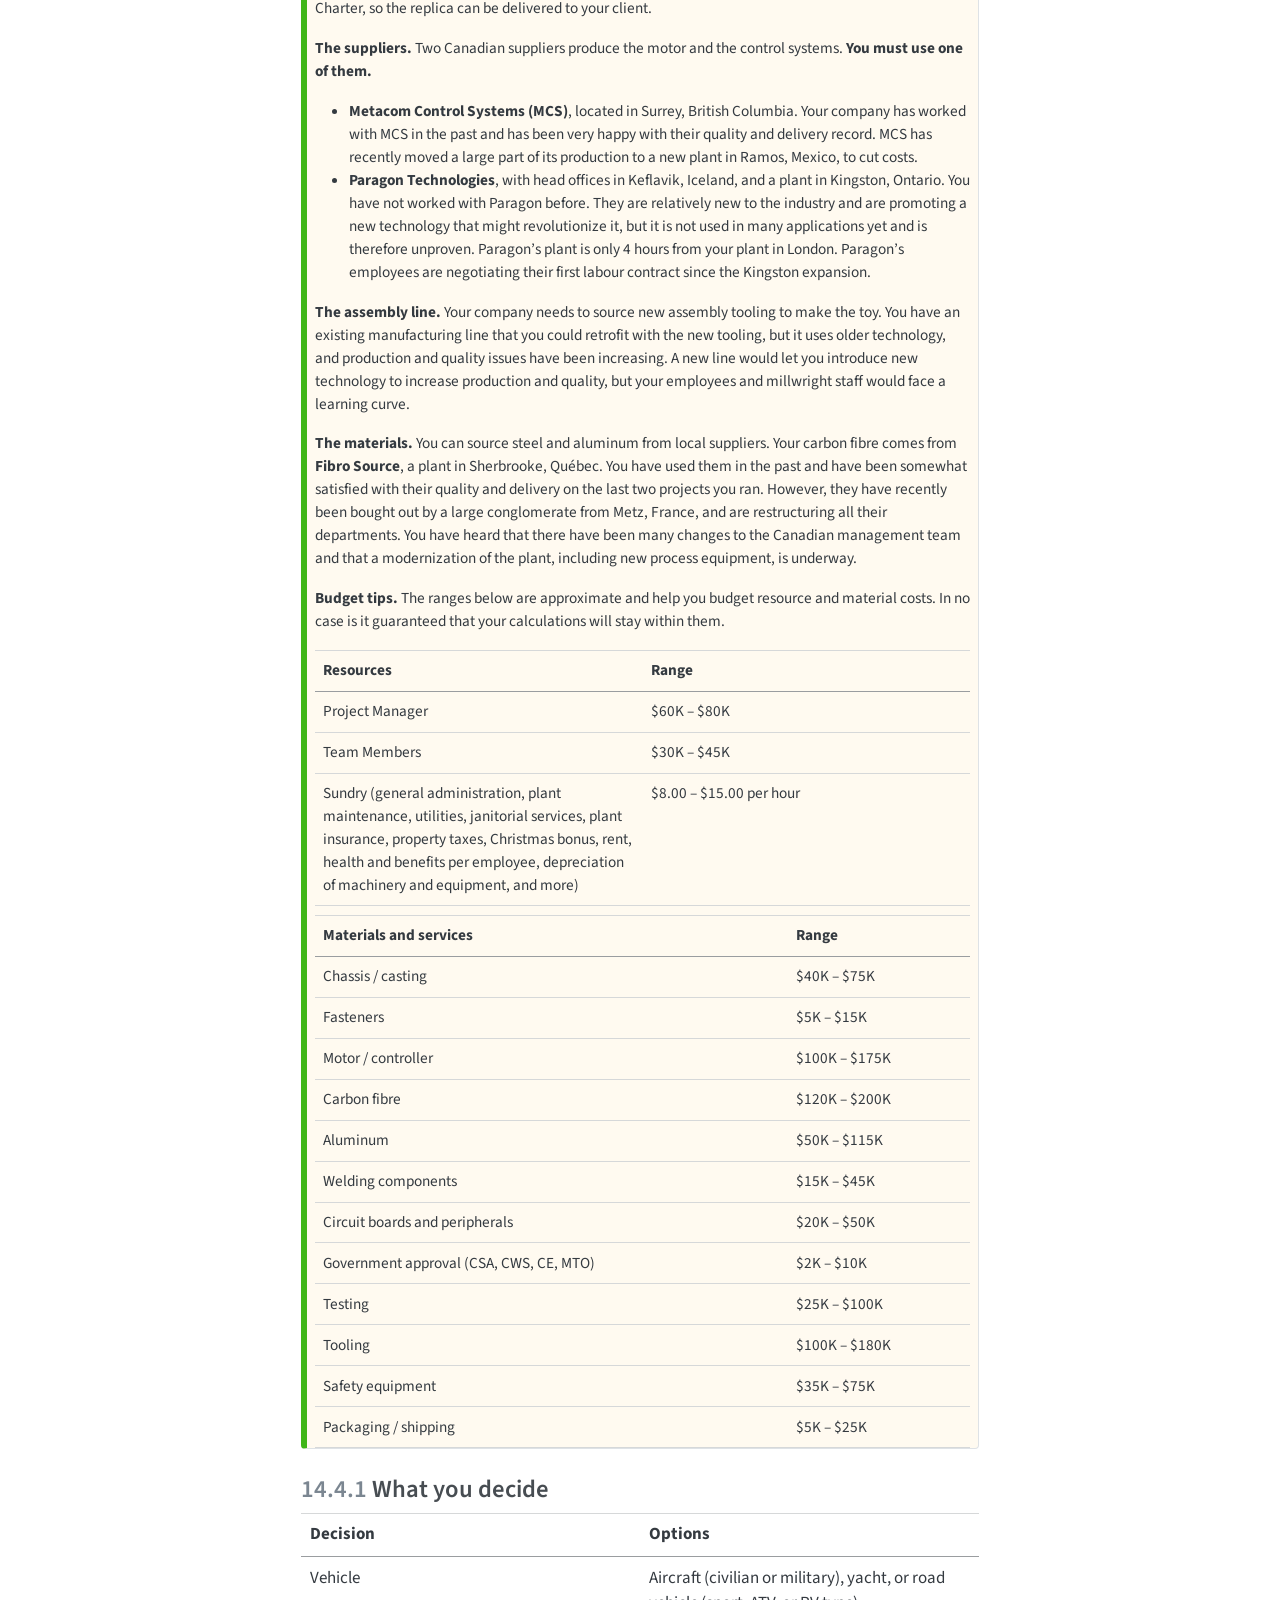
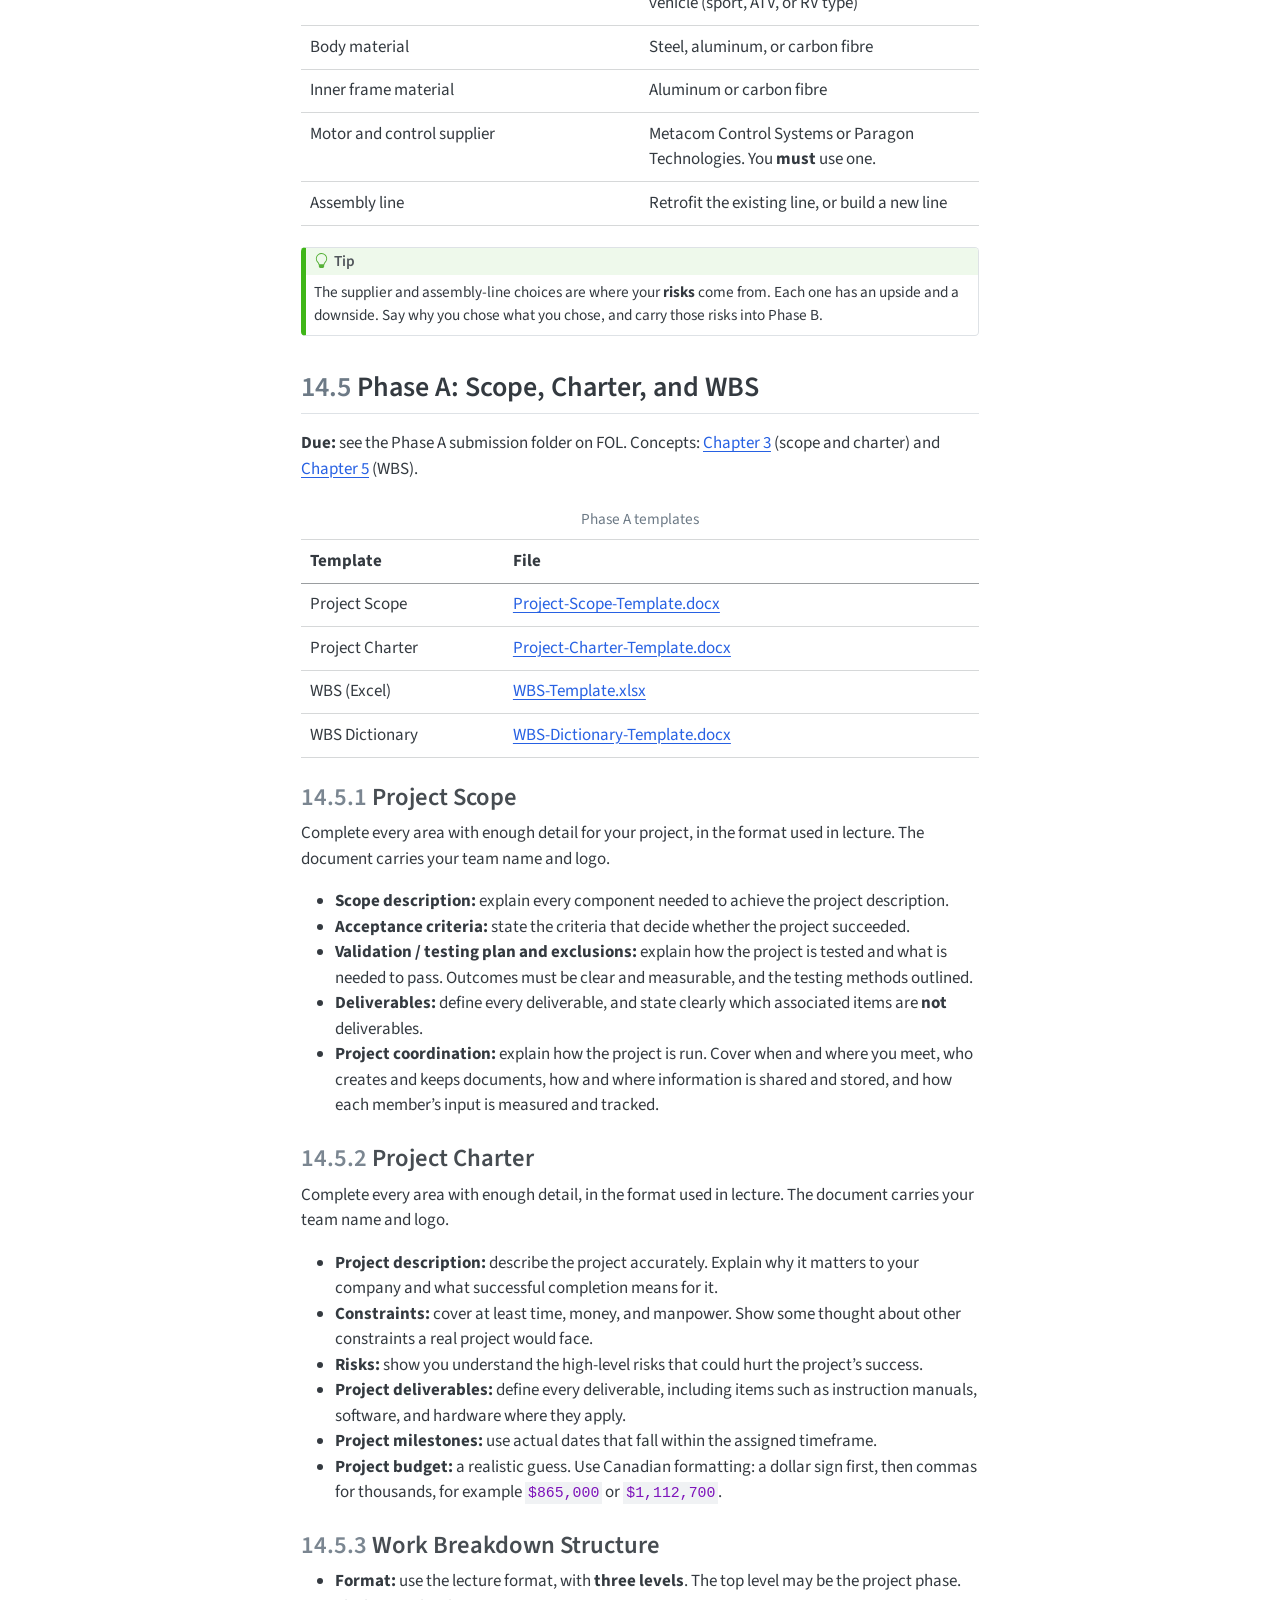
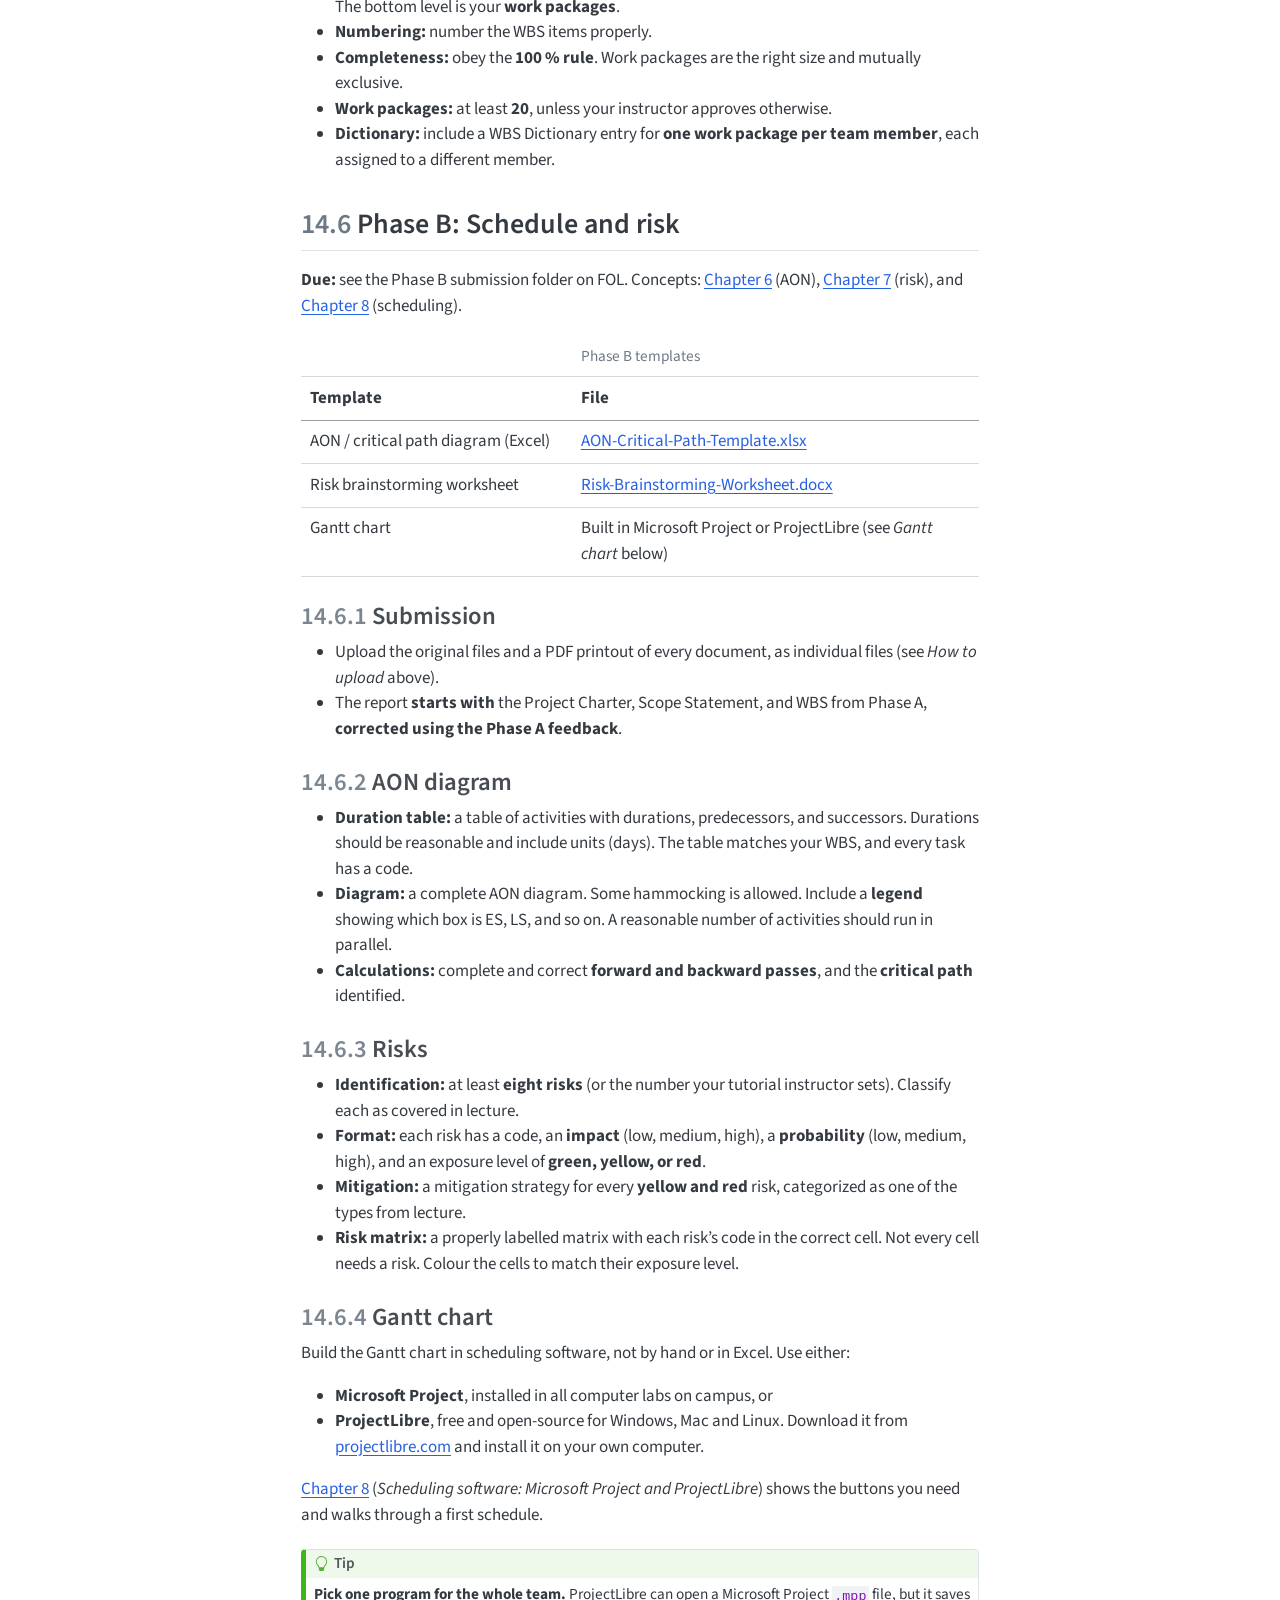
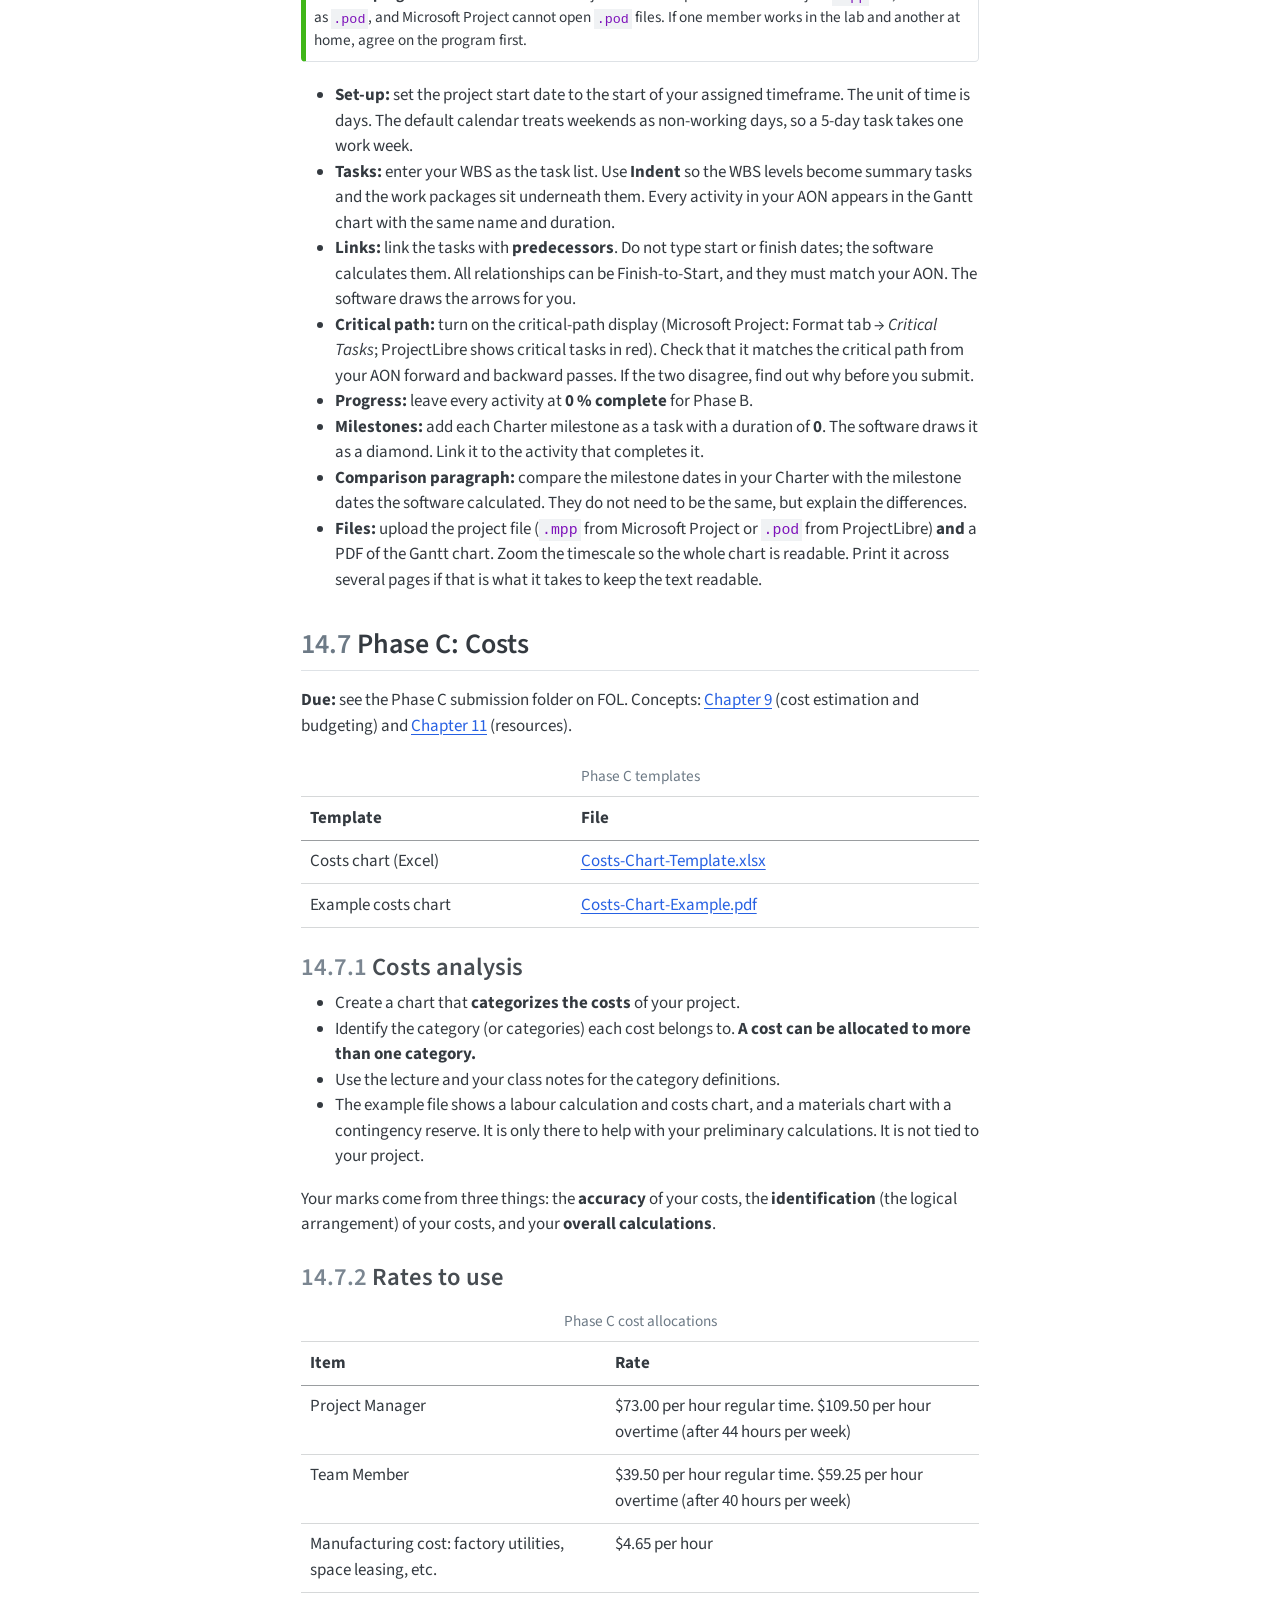
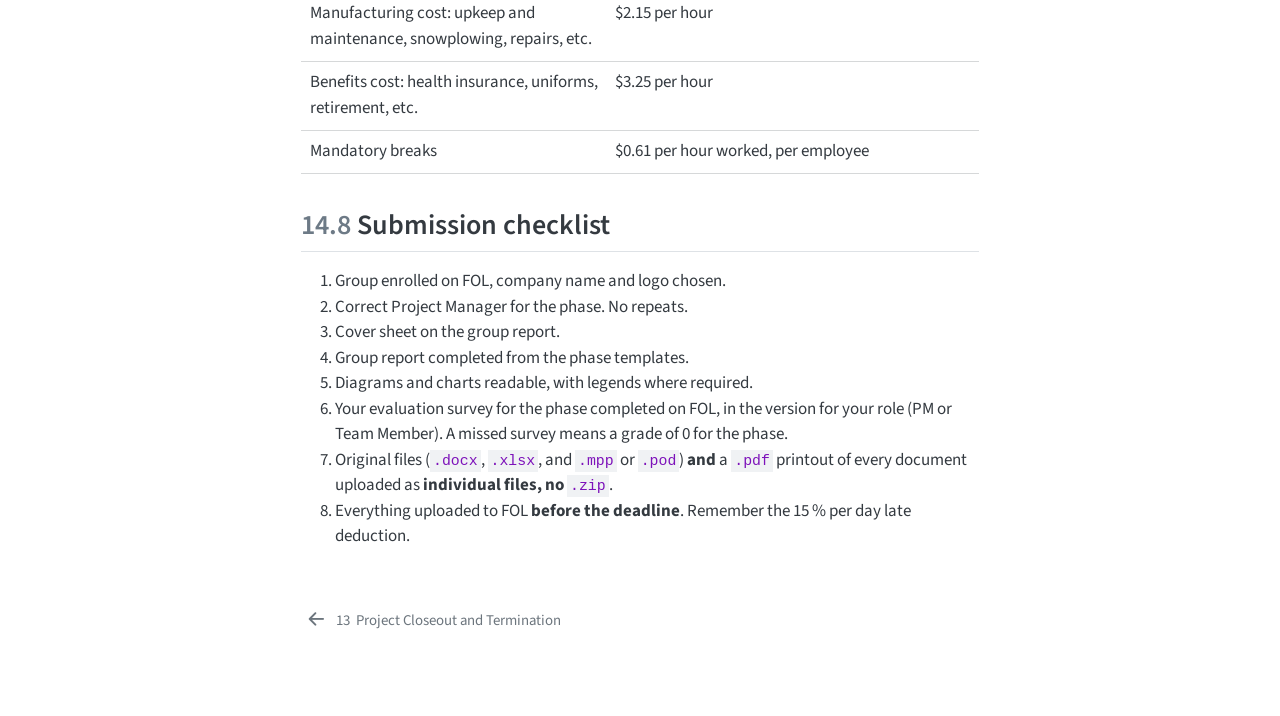
<file: 14-Term-Project.html>
<!DOCTYPE html>
<html xmlns="http://www.w3.org/1999/xhtml" lang="en" xml:lang="en"><head>

<meta charset="utf-8">
<meta name="generator" content="quarto-1.11.9">

<meta name="viewport" content="width=device-width, initial-scale=1.0, user-scalable=yes">

<meta name="description" content="Lecture notes accompanying MGMT-3105 - Sustainability and Business Practices.">

<title>14&nbsp; Term Project: Instructions and Templates – Sustainability and Business Practices</title>
<style>
/* Default styles provided by pandoc.
** See https://pandoc.org/MANUAL.html#variables-for-html for config info.
*/
span.smallcaps{font-variant: small-caps;}
div.columns{display: flex; gap: 1.5em;}
div.column{flex: auto;}
@media screen {
div.columns{gap: min(4vw, 1.5em);}
div.column{overflow-x: auto;}
}
div.hanging-indent{margin-left: 1.5em; text-indent: -1.5em;}
ul.task-list{list-style: none;}
ul.task-list li input[type="checkbox"] {
  width: 0.8em;
  margin: 0 0.8em 0.2em -1em; /* quarto-specific, see https://github.com/quarto-dev/quarto-cli/issues/4556 */ 
  vertical-align: middle;
}
</style>


<script src="site_libs/quarto-nav/quarto-nav.js"></script>
<script src="site_libs/quarto-nav/headroom.min.js"></script>
<script src="site_libs/clipboard/clipboard.min.js"></script>
<script src="site_libs/quarto-search/autocomplete.umd.js"></script>
<script src="site_libs/quarto-search/fuse.min.js"></script>
<script src="site_libs/quarto-search/quarto-search.js"></script>
<meta name="quarto:offset" content="./">
<link href="./13-Project-Closeout-and-Termination.html" rel="prev">
<script src="site_libs/quarto-html/quarto.js" type="module"></script>
<script src="site_libs/quarto-html/tabsets/tabsets.js" type="module"></script>
<script src="site_libs/quarto-html/scrollable-regions/scrollable-regions.js" type="module"></script>
<script src="site_libs/quarto-html/popper.min.js"></script>
<script src="site_libs/quarto-html/tippy.umd.min.js"></script>
<script src="site_libs/quarto-html/anchor.min.js"></script>
<link href="site_libs/quarto-html/tippy.css" rel="stylesheet">
<link href="site_libs/quarto-html/quarto-syntax-highlighting-63b5708e65d6cd79cd7618c58d0c21e7.css" rel="stylesheet" id="quarto-text-highlighting-styles">
<script src="site_libs/bootstrap/bootstrap.min.js"></script>
<link href="site_libs/bootstrap/bootstrap-icons.css" rel="stylesheet">
<link href="site_libs/bootstrap/bootstrap-554944da459c622dc457c1ed647c448c.min.css" rel="stylesheet" append-hash="true" id="quarto-bootstrap" data-mode="light">
<script id="quarto-search-options" type="application/json">{
  "location": "sidebar",
  "copy-button": false,
  "collapse-after": 3,
  "panel-placement": "start",
  "type": "textbox",
  "limit": 50,
  "keyboard-shortcut": [
    "f",
    "/",
    "s"
  ],
  "show-item-context": false,
  "language": {
    "search-no-results-text": "No results",
    "search-matching-documents-text": "matching documents",
    "search-copy-link-title": "Copy link to search",
    "search-hide-matches-text": "Hide additional matches",
    "search-more-match-text": "more match in this document",
    "search-more-matches-text": "more matches in this document",
    "search-clear-button-title": "Clear",
    "search-text-placeholder": "",
    "search-detached-cancel-button-title": "Cancel",
    "search-submit-button-title": "Submit",
    "search-label": "Search"
  }
}</script>


<link rel="stylesheet" href="style.css">
</head>

<body class="nav-sidebar floating quarto-light"><a id="quarto-skip-link" class="visually-hidden-focusable" href="#quarto-document-content">Skip to main content</a>

<div id="quarto-search-results"></div>
  <header id="quarto-header" class="headroom fixed-top">
  <nav class="quarto-secondary-nav" aria-label="Toolbar">
    <div class="container-fluid d-flex">
      <button type="button" class="quarto-btn-toggle btn" data-bs-toggle="collapse" role="button" data-bs-target=".quarto-sidebar-collapse-item" aria-controls="quarto-sidebar" aria-expanded="false" aria-label="Toggle sidebar navigation" onclick="if (window.quartoToggleHeadroom) { window.quartoToggleHeadroom(); }">
        <i class="bi bi-layout-text-sidebar-reverse"></i>
      </button>
        <nav class="quarto-page-breadcrumbs" aria-label="Breadcrumbs"><ol class="breadcrumb"><li class="breadcrumb-item"><a href="./14-Term-Project.html"><span class="chapter-number">14</span>&nbsp; <span class="chapter-title">Term Project: Instructions and Templates</span></a></li></ol></nav>
        <a class="flex-grow-1" data-bs-toggle="collapse" data-bs-target=".quarto-sidebar-collapse-item" onclick="if (window.quartoToggleHeadroom) { window.quartoToggleHeadroom(); }">      
        </a>
      <button type="button" class="btn quarto-search-button" aria-label="Search" onclick="window.quartoOpenSearch();">
        <i class="bi bi-search"></i>
      </button>
    </div>
  </nav>
</header>
<!-- content -->
<div id="quarto-content" class="quarto-container page-columns page-rows-contents page-layout-article">
<!-- sidebar -->
  <nav id="quarto-sidebar" class="sidebar collapse collapse-horizontal quarto-sidebar-collapse-item sidebar-navigation floating overflow-auto" aria-label="Site">
    <div class="pt-lg-2 mt-2 text-left sidebar-header">
    <div class="sidebar-title mb-0 py-0">
      <a href="./">Sustainability and Business Practices</a> 
        <div class="sidebar-tools-main">
    <a href="https://github.com/Prof-MV/Sustainability-and-Business-Practices" title="Source Code" class="quarto-navigation-tool px-1" aria-label="Source Code"><i class="bi bi-github"></i></a>
</div>
    </div>
      </div>
        <div class="mt-2 flex-shrink-0 align-items-center">
        <div class="sidebar-search">
        <div id="quarto-search" class="" title="Search"></div>
        </div>
        </div>
    <div class="sidebar-menu-container"> 
    <ul class="list-unstyled mt-1">
        <li class="sidebar-item">
  <div class="sidebar-item-container"> 
  <a href="./index.html" class="sidebar-item-text sidebar-link">
 <span class="menu-text">Welcome</span></a>
  </div>
</li>
        <li class="sidebar-item">
  <div class="sidebar-item-container"> 
  <a href="./01-Sustainability.html" class="sidebar-item-text sidebar-link">
 <span class="menu-text"><span class="chapter-number">1</span>&nbsp; <span class="chapter-title">Sustainability</span></span></a>
  </div>
</li>
        <li class="sidebar-item">
  <div class="sidebar-item-container"> 
  <a href="./02-Introduction-and-Communication.html" class="sidebar-item-text sidebar-link">
 <span class="menu-text"><span class="chapter-number">2</span>&nbsp; <span class="chapter-title">Introduction to Project Management and Communication</span></span></a>
  </div>
</li>
        <li class="sidebar-item">
  <div class="sidebar-item-container"> 
  <a href="./03-Scope-and-Organizational-Structures.html" class="sidebar-item-text sidebar-link">
 <span class="menu-text"><span class="chapter-number">3</span>&nbsp; <span class="chapter-title">Project Scope, Charter, and Organizational Structures</span></span></a>
  </div>
</li>
        <li class="sidebar-item">
  <div class="sidebar-item-container"> 
  <a href="./04-Leadership-and-the-Project-Manager.html" class="sidebar-item-text sidebar-link">
 <span class="menu-text"><span class="chapter-number">4</span>&nbsp; <span class="chapter-title">Leadership and the Project Manager</span></span></a>
  </div>
</li>
        <li class="sidebar-item">
  <div class="sidebar-item-container"> 
  <a href="./05-Work-Breakdown-Structures.html" class="sidebar-item-text sidebar-link">
 <span class="menu-text"><span class="chapter-number">5</span>&nbsp; <span class="chapter-title">Work Breakdown Structures (WBS)</span></span></a>
  </div>
</li>
        <li class="sidebar-item">
  <div class="sidebar-item-container"> 
  <a href="./06-Network-Diagrams-and-AON.html" class="sidebar-item-text sidebar-link">
 <span class="menu-text"><span class="chapter-number">6</span>&nbsp; <span class="chapter-title">Network Diagrams and Activity-on-Node (AON)</span></span></a>
  </div>
</li>
        <li class="sidebar-item">
  <div class="sidebar-item-container"> 
  <a href="./07-Risk-Management.html" class="sidebar-item-text sidebar-link">
 <span class="menu-text"><span class="chapter-number">7</span>&nbsp; <span class="chapter-title">Risk Management</span></span></a>
  </div>
</li>
        <li class="sidebar-item">
  <div class="sidebar-item-container"> 
  <a href="./08-Project-Scheduling.html" class="sidebar-item-text sidebar-link">
 <span class="menu-text"><span class="chapter-number">8</span>&nbsp; <span class="chapter-title">Project Scheduling</span></span></a>
  </div>
</li>
        <li class="sidebar-item">
  <div class="sidebar-item-container"> 
  <a href="./09-Cost-Estimation-and-Budgeting.html" class="sidebar-item-text sidebar-link">
 <span class="menu-text"><span class="chapter-number">9</span>&nbsp; <span class="chapter-title">Cost Estimation and Budgeting</span></span></a>
  </div>
</li>
        <li class="sidebar-item">
  <div class="sidebar-item-container"> 
  <a href="./10-Negotiation-and-Conflict-Management.html" class="sidebar-item-text sidebar-link">
 <span class="menu-text"><span class="chapter-number">10</span>&nbsp; <span class="chapter-title">Negotiation and Conflict Management</span></span></a>
  </div>
</li>
        <li class="sidebar-item">
  <div class="sidebar-item-container"> 
  <a href="./11-Resource-Management.html" class="sidebar-item-text sidebar-link">
 <span class="menu-text"><span class="chapter-number">11</span>&nbsp; <span class="chapter-title">Resource Management</span></span></a>
  </div>
</li>
        <li class="sidebar-item">
  <div class="sidebar-item-container"> 
  <a href="./12-Project-Control-Systems.html" class="sidebar-item-text sidebar-link">
 <span class="menu-text"><span class="chapter-number">12</span>&nbsp; <span class="chapter-title">Project Control Systems</span></span></a>
  </div>
</li>
        <li class="sidebar-item">
  <div class="sidebar-item-container"> 
  <a href="./13-Project-Closeout-and-Termination.html" class="sidebar-item-text sidebar-link">
 <span class="menu-text"><span class="chapter-number">13</span>&nbsp; <span class="chapter-title">Project Closeout and Termination</span></span></a>
  </div>
</li>
        <li class="sidebar-item">
  <div class="sidebar-item-container"> 
  <a href="./14-Term-Project.html" class="sidebar-item-text sidebar-link active">
 <span class="menu-text"><span class="chapter-number">14</span>&nbsp; <span class="chapter-title">Term Project: Instructions and Templates</span></span></a>
  </div>
</li>
    </ul>
    </div>
</nav>
<div id="quarto-sidebar-glass" class="quarto-sidebar-collapse-item" data-bs-toggle="collapse" data-bs-target=".quarto-sidebar-collapse-item"></div>
<!-- margin-sidebar -->
    <div id="quarto-margin-sidebar" class="sidebar margin-sidebar">
        <nav id="TOC" role="doc-toc" aria-labelledby="toc-title" class="toc-active">
    <h2 id="toc-title">Table of contents</h2>
   
  <ul>
  <li><a href="#overview" id="toc-overview" class="nav-link active" data-scroll-target="#overview"><span class="header-section-number">14.1</span> Overview</a></li>
  <li><a href="#groups" id="toc-groups" class="nav-link" data-scroll-target="#groups"><span class="header-section-number">14.2</span> Groups</a></li>
  <li><a href="#roles-and-evaluation-surveys" id="toc-roles-and-evaluation-surveys" class="nav-link" data-scroll-target="#roles-and-evaluation-surveys"><span class="header-section-number">14.3</span> Roles and evaluation surveys</a>
  <ul class="collapse">
  <li><a href="#why-the-self-evaluation-matters" id="toc-why-the-self-evaluation-matters" class="nav-link" data-scroll-target="#why-the-self-evaluation-matters"><span class="header-section-number">14.3.1</span> Why the self-evaluation matters</a></li>
  <li><a href="#if-your-team-has-a-problem" id="toc-if-your-team-has-a-problem" class="nav-link" data-scroll-target="#if-your-team-has-a-problem"><span class="header-section-number">14.3.2</span> If your team has a problem</a></li>
  <li><a href="#what-every-group-report-needs" id="toc-what-every-group-report-needs" class="nav-link" data-scroll-target="#what-every-group-report-needs"><span class="header-section-number">14.3.3</span> What every group report needs</a></li>
  <li><a href="#how-to-upload" id="toc-how-to-upload" class="nav-link" data-scroll-target="#how-to-upload"><span class="header-section-number">14.3.4</span> How to upload</a></li>
  <li><a href="#where-the-marks-come-from" id="toc-where-the-marks-come-from" class="nav-link" data-scroll-target="#where-the-marks-come-from"><span class="header-section-number">14.3.5</span> Where the marks come from</a></li>
  </ul></li>
  <li><a href="#sec-project-description" id="toc-sec-project-description" class="nav-link" data-scroll-target="#sec-project-description"><span class="header-section-number">14.4</span> The project description</a>
  <ul class="collapse">
  <li><a href="#what-you-decide" id="toc-what-you-decide" class="nav-link" data-scroll-target="#what-you-decide"><span class="header-section-number">14.4.1</span> What you decide</a></li>
  </ul></li>
  <li><a href="#sec-phase-a" id="toc-sec-phase-a" class="nav-link" data-scroll-target="#sec-phase-a"><span class="header-section-number">14.5</span> Phase A: Scope, Charter, and WBS</a>
  <ul class="collapse">
  <li><a href="#project-scope" id="toc-project-scope" class="nav-link" data-scroll-target="#project-scope"><span class="header-section-number">14.5.1</span> Project Scope</a></li>
  <li><a href="#project-charter" id="toc-project-charter" class="nav-link" data-scroll-target="#project-charter"><span class="header-section-number">14.5.2</span> Project Charter</a></li>
  <li><a href="#work-breakdown-structure" id="toc-work-breakdown-structure" class="nav-link" data-scroll-target="#work-breakdown-structure"><span class="header-section-number">14.5.3</span> Work Breakdown Structure</a></li>
  </ul></li>
  <li><a href="#sec-phase-b" id="toc-sec-phase-b" class="nav-link" data-scroll-target="#sec-phase-b"><span class="header-section-number">14.6</span> Phase B: Schedule and risk</a>
  <ul class="collapse">
  <li><a href="#submission" id="toc-submission" class="nav-link" data-scroll-target="#submission"><span class="header-section-number">14.6.1</span> Submission</a></li>
  <li><a href="#aon-diagram" id="toc-aon-diagram" class="nav-link" data-scroll-target="#aon-diagram"><span class="header-section-number">14.6.2</span> AON diagram</a></li>
  <li><a href="#risks" id="toc-risks" class="nav-link" data-scroll-target="#risks"><span class="header-section-number">14.6.3</span> Risks</a></li>
  <li><a href="#gantt-chart" id="toc-gantt-chart" class="nav-link" data-scroll-target="#gantt-chart"><span class="header-section-number">14.6.4</span> Gantt chart</a></li>
  </ul></li>
  <li><a href="#sec-phase-c" id="toc-sec-phase-c" class="nav-link" data-scroll-target="#sec-phase-c"><span class="header-section-number">14.7</span> Phase C: Costs</a>
  <ul class="collapse">
  <li><a href="#costs-analysis" id="toc-costs-analysis" class="nav-link" data-scroll-target="#costs-analysis"><span class="header-section-number">14.7.1</span> Costs analysis</a></li>
  <li><a href="#rates-to-use" id="toc-rates-to-use" class="nav-link" data-scroll-target="#rates-to-use"><span class="header-section-number">14.7.2</span> Rates to use</a></li>
  </ul></li>
  <li><a href="#submission-checklist" id="toc-submission-checklist" class="nav-link" data-scroll-target="#submission-checklist"><span class="header-section-number">14.8</span> Submission checklist</a></li>
  </ul>
<div class="toc-actions"><ul><li><a href="https://github.com/Prof-MV/Sustainability-and-Business-Practices/edit/main/14-Term-Project.qmd" class="toc-action"><i class="bi bi-github"></i>Edit this page</a></li><li><a href="https://github.com/Prof-MV/Sustainability-and-Business-Practices/issues/new" class="toc-action"><i class="bi empty"></i>Report an issue</a></li></ul></div></nav>
    </div>
<!-- main -->
<main class="content" id="quarto-document-content" tabindex="-1">

<header id="title-block-header" class="quarto-title-block default">
<div class="quarto-title">
<h1 class="title"><span class="chapter-number">14</span>&nbsp; <span class="chapter-title">Term Project: Instructions and Templates</span></h1>
</div>



<div class="quarto-title-meta">

    
  
    
  </div>
  


</header>


<p>This chapter is the home of the MGMT-3105 term project. It holds the <strong>project description</strong>, the <strong>instructions for each phase</strong>, the <strong>due dates</strong>, and the <strong>templates</strong> you download and fill in. Check back here whenever you start a new phase.</p>
<section id="overview" class="level2" data-number="14.1">
<h2 data-number="14.1" class="anchored" data-anchor-id="overview"><span class="header-section-number">14.1</span> Overview</h2>
<p>You and your group will plan a project the way a real project team would, using the tools from the earlier chapters. The project is planned, not built: you produce the planning documents a company would need before it commits to the work.</p>
<table class="caption-top table">
<colgroup>
<col style="width: 30%">
<col style="width: 30%">
<col style="width: 40%">
</colgroup>
<thead>
<tr class="header">
<th>Phase</th>
<th>Focus</th>
<th style="text-align: right;">Grade weight</th>
</tr>
</thead>
<tbody>
<tr class="odd">
<td><strong>A</strong></td>
<td>Project Scope, Project Charter, Work Breakdown Structure</td>
<td style="text-align: right;">10 %</td>
</tr>
<tr class="even">
<td><strong>B</strong></td>
<td>Corrected Phase A material, AON diagram, Risks, Gantt chart</td>
<td style="text-align: right;">10 %</td>
</tr>
<tr class="odd">
<td><strong>C</strong></td>
<td>Costs analysis and costs chart</td>
<td style="text-align: right;">6 %</td>
</tr>
</tbody>
</table>
<div class="callout callout-style-default callout-important callout-titled">
<div class="callout-header d-flex align-content-center">
<div class="callout-icon-container">
<i class="callout-icon"></i>
</div>
<div class="callout-title-container flex-fill">
Important
</div>
</div>
<div class="callout-body-container callout-body">
<p><strong>Deadlines are set by the FOL submission folders</strong> for each phase. <strong>Late submissions lose 15 % per day.</strong> Plan to finish early.</p>
</div>
</div>
</section>
<section id="groups" class="level2" data-number="14.2">
<h2 data-number="14.2" class="anchored" data-anchor-id="groups"><span class="header-section-number">14.2</span> Groups</h2>
<ul>
<li>Groups have <strong>3 students</strong>. Self-enrol in a group on FanshaweOnline (FOL). Self-enrolment closes on the date shown on the FOL group sign-up page.</li>
<li>Anyone who has not enrolled by then is placed in a group at random.</li>
<li>Each group has a <strong>discussion board</strong> and a <strong>locker</strong> on FOL for exchanging files and keeping backups.</li>
<li>Once your group is formed, create a <strong>company name and logo</strong> that fit your project. Put them on every document you submit.</li>
</ul>
</section>
<section id="roles-and-evaluation-surveys" class="level2" data-number="14.3">
<h2 data-number="14.3" class="anchored" data-anchor-id="roles-and-evaluation-surveys"><span class="header-section-number">14.3</span> Roles and evaluation surveys</h2>
<ul>
<li>Each group has <strong>one Project Manager (PM)</strong> at a time. <strong>Each phase has a different PM.</strong></li>
<li>The PM submits the <strong>group report</strong> for the phase. Submit it digitally through the Phase submission folder on FOL.</li>
<li>Every phase also has an <strong>evaluation survey</strong> on FOL. There is a separate survey for each phase, and each phase has a <strong>PM version</strong> and a <strong>Team Member version</strong>. Fill out the version that matches your role <strong>in that phase</strong>.</li>
<li>The project is a team effort. <strong>A member who does not contribute receives no marks for the group submission.</strong></li>
</ul>
<div class="callout callout-style-default callout-important callout-titled">
<div class="callout-header d-flex align-content-center">
<div class="callout-icon-container">
<i class="callout-icon"></i>
</div>
<div class="callout-title-container flex-fill">
Important
</div>
</div>
<div class="callout-body-container callout-body">
<p><strong>The survey is a grading gate.</strong> Completing your survey for a phase is required for your grade on that phase’s submission folder. <strong>If you miss the survey, your grade for that phase’s submission is 0.</strong> This applies to each student individually. The survey due dates are set in FOL.</p>
</div>
</div>
<section id="why-the-self-evaluation-matters" class="level3" data-number="14.3.1">
<h3 data-number="14.3.1" class="anchored" data-anchor-id="why-the-self-evaluation-matters"><span class="header-section-number">14.3.1</span> Why the self-evaluation matters</h3>
<p>Take the self-evaluation seriously. It is how you reflect on what you contributed, what worked, and what you would change, and it is the record of how your group ran the phase. The survey answers <strong>do not change your grade</strong>. Only the instructor assigns grades in this course, and no student’s survey answers decide another student’s grade.</p>
</section>
<section id="if-your-team-has-a-problem" class="level3" data-number="14.3.2">
<h3 data-number="14.3.2" class="anchored" data-anchor-id="if-your-team-has-a-problem"><span class="header-section-number">14.3.2</span> If your team has a problem</h3>
<p>If a team member is not pulling their weight, the survey alone is not enough. The team must do <strong>both</strong> of the following:</p>
<ol type="1">
<li>Report the issue in the <strong>survey</strong>.</li>
<li><strong>Tell the instructor directly</strong>, by email or in a face-to-face conversation.</li>
</ol>
<p>Raise problems early, while there is still time to fix them.</p>
<table class="caption-top table">
<caption>Template for every phase</caption>
<colgroup>
<col style="width: 40%">
<col style="width: 60%">
</colgroup>
<thead>
<tr class="header">
<th>Template</th>
<th>File</th>
</tr>
</thead>
<tbody>
<tr class="odd">
<td>Cover page (every submission)</td>
<td><a href="project-files/Cover-Page.docx">Cover-Page.docx</a></td>
</tr>
</tbody>
</table>
</section>
<section id="what-every-group-report-needs" class="level3" data-number="14.3.3">
<h3 data-number="14.3.3" class="anchored" data-anchor-id="what-every-group-report-needs"><span class="header-section-number">14.3.3</span> What every group report needs</h3>
<ul>
<li>A <strong>cover sheet</strong>, following the provided template.</li>
<li>Content that is easy to read and understand.</li>
<li>Diagrams large enough to read their text. A large diagram may be split into parts if it stays easy to follow.</li>
</ul>
</section>
<section id="how-to-upload" class="level3" data-number="14.3.4">
<h3 data-number="14.3.4" class="anchored" data-anchor-id="how-to-upload"><span class="header-section-number">14.3.4</span> How to upload</h3>
<ul>
<li>Upload the <strong>original files</strong> (<code>.docx</code>, <code>.xlsx</code>, and <code>.mpp</code> or <code>.pod</code>) <strong>and</strong> a <strong><code>.pdf</code> printout of every document</strong>.</li>
<li>Upload <strong>individual files</strong>. Do <strong>not</strong> upload <code>.zip</code> files.</li>
</ul>
</section>
<section id="where-the-marks-come-from" class="level3" data-number="14.3.5">
<h3 data-number="14.3.5" class="anchored" data-anchor-id="where-the-marks-come-from"><span class="header-section-number">14.3.5</span> Where the marks come from</h3>
<p>There is no single “correct answer” to guess. Only a finished project would show whether your choices were right. Your marks come from:</p>
<ul>
<li><strong>Correct calculations.</strong></li>
<li><strong>Staying within the limits provided</strong> in the project description and instructions.</li>
<li><strong>Carrying information forward</strong> from one section to the next (scope to charter, charter to WBS, WBS to AON and Gantt, and so on), so the package reads as one <strong>congruent set of documents</strong>.</li>
<li><strong>Having all the required information included.</strong></li>
</ul>
</section>
</section>
<section id="sec-project-description" class="level2" data-number="14.4">
<h2 data-number="14.4" class="anchored" data-anchor-id="sec-project-description"><span class="header-section-number">14.4</span> The project description</h2>
<p>The shaded box below is the <strong>background</strong> for the project: the situation your company is in. Everything outside the box, in the phase sections that follow, is an <strong>instruction</strong> about what to hand in.</p>
<div class="case-study callout callout-style-default callout-tip callout-titled">
<div class="callout-header d-flex align-content-center">
<div class="callout-icon-container">
<i class="callout-icon"></i>
</div>
<div class="callout-title-container flex-fill">
<span class="screen-reader-only">Tip</span>📁 PROJECT DESCRIPTION — Remote-Controlled Vehicle Replica
</div>
</div>
<div class="callout-body-container callout-body">
<p>Your company specializes in manufacturing remote-controlled vehicles for the toy industry. Because your products are lifelike replicas of real-world vehicles, you have been selected to supply a <em>Project Management Package</em> and to manage a project that will create <strong>one new vehicle replica</strong> for the coming holiday season.</p>
<p>If selected, your company has the discretion to choose an <strong>aircraft</strong> (civilian or military), a <strong>yacht</strong>, or a <strong>road vehicle</strong> (sport, ATV, or RV type). Your company designs the outer body style and the inner frame that supports the motor, drive, and control systems, at an approximate scale of <strong>1/18, or 9–12 inches (23–30 cm)</strong>. The body can be made from steel, aluminum, or carbon fibre. The inner frame is either aluminum or carbon fibre.</p>
<p>You will purchase the motor and control systems from one of two Canadian suppliers. If your replica is accepted and signed off by the client, your company is awarded a contract to manufacture <strong>100,000+ replicas</strong> of the accepted prototype for the next holiday season.</p>
<p>You need a firm design choice, materials list, resources, and assembly decision to show Senior Management. You are expected to start production immediately after approval of the Scope and Charter, so the replica can be delivered to your client.</p>
<p><strong>The suppliers.</strong> Two Canadian suppliers produce the motor and the control systems. <strong>You must use one of them.</strong></p>
<ul>
<li><strong>Metacom Control Systems (MCS)</strong>, located in Surrey, British Columbia. Your company has worked with MCS in the past and has been very happy with their quality and delivery record. MCS has recently moved a large part of its production to a new plant in Ramos, Mexico, to cut costs.</li>
<li><strong>Paragon Technologies</strong>, with head offices in Keflavik, Iceland, and a plant in Kingston, Ontario. You have not worked with Paragon before. They are relatively new to the industry and are promoting a new technology that might revolutionize it, but it is not used in many applications yet and is therefore unproven. Paragon’s plant is only 4 hours from your plant in London. Paragon’s employees are negotiating their first labour contract since the Kingston expansion.</li>
</ul>
<p><strong>The assembly line.</strong> Your company needs to source new assembly tooling to make the toy. You have an existing manufacturing line that you could retrofit with the new tooling, but it uses older technology, and production and quality issues have been increasing. A new line would let you introduce new technology to increase production and quality, but your employees and millwright staff would face a learning curve.</p>
<p><strong>The materials.</strong> You can source steel and aluminum from local suppliers. Your carbon fibre comes from <strong>Fibro Source</strong>, a plant in Sherbrooke, Québec. You have used them in the past and have been somewhat satisfied with their quality and delivery on the last two projects you ran. However, they have recently been bought out by a large conglomerate from Metz, France, and are restructuring all their departments. You have heard that there have been many changes to the Canadian management team and that a modernization of the plant, including new process equipment, is underway.</p>
<p><strong>Budget tips.</strong> The ranges below are approximate and help you budget resource and material costs. In no case is it guaranteed that your calculations will stay within them.</p>
<table class="caption-top table">
<colgroup>
<col style="width: 50%">
<col style="width: 50%">
</colgroup>
<thead>
<tr class="header">
<th>Resources</th>
<th>Range</th>
</tr>
</thead>
<tbody>
<tr class="odd">
<td>Project Manager</td>
<td>$60K – $80K</td>
</tr>
<tr class="even">
<td>Team Members</td>
<td>$30K – $45K</td>
</tr>
<tr class="odd">
<td>Sundry (general administration, plant maintenance, utilities, janitorial services, plant insurance, property taxes, Christmas bonus, rent, health and benefits per employee, depreciation of machinery and equipment, and more)</td>
<td>$8.00 – $15.00 per hour</td>
</tr>
</tbody>
</table>
<table class="caption-top table">
<thead>
<tr class="header">
<th>Materials and services</th>
<th>Range</th>
</tr>
</thead>
<tbody>
<tr class="odd">
<td>Chassis / casting</td>
<td>$40K – $75K</td>
</tr>
<tr class="even">
<td>Fasteners</td>
<td>$5K – $15K</td>
</tr>
<tr class="odd">
<td>Motor / controller</td>
<td>$100K – $175K</td>
</tr>
<tr class="even">
<td>Carbon fibre</td>
<td>$120K – $200K</td>
</tr>
<tr class="odd">
<td>Aluminum</td>
<td>$50K – $115K</td>
</tr>
<tr class="even">
<td>Welding components</td>
<td>$15K – $45K</td>
</tr>
<tr class="odd">
<td>Circuit boards and peripherals</td>
<td>$20K – $50K</td>
</tr>
<tr class="even">
<td>Government approval (CSA, CWS, CE, MTO)</td>
<td>$2K – $10K</td>
</tr>
<tr class="odd">
<td>Testing</td>
<td>$25K – $100K</td>
</tr>
<tr class="even">
<td>Tooling</td>
<td>$100K – $180K</td>
</tr>
<tr class="odd">
<td>Safety equipment</td>
<td>$35K – $75K</td>
</tr>
<tr class="even">
<td>Packaging / shipping</td>
<td>$5K – $25K</td>
</tr>
</tbody>
</table>
</div>
</div>
<section id="what-you-decide" class="level3" data-number="14.4.1">
<h3 data-number="14.4.1" class="anchored" data-anchor-id="what-you-decide"><span class="header-section-number">14.4.1</span> What you decide</h3>
<table class="caption-top table">
<colgroup>
<col style="width: 50%">
<col style="width: 50%">
</colgroup>
<thead>
<tr class="header">
<th>Decision</th>
<th>Options</th>
</tr>
</thead>
<tbody>
<tr class="odd">
<td>Vehicle</td>
<td>Aircraft (civilian or military), yacht, or road vehicle (sport, ATV, or RV type)</td>
</tr>
<tr class="even">
<td>Body material</td>
<td>Steel, aluminum, or carbon fibre</td>
</tr>
<tr class="odd">
<td>Inner frame material</td>
<td>Aluminum or carbon fibre</td>
</tr>
<tr class="even">
<td>Motor and control supplier</td>
<td>Metacom Control Systems or Paragon Technologies. You <strong>must</strong> use one.</td>
</tr>
<tr class="odd">
<td>Assembly line</td>
<td>Retrofit the existing line, or build a new line</td>
</tr>
</tbody>
</table>
<div class="callout callout-style-default callout-tip callout-titled">
<div class="callout-header d-flex align-content-center">
<div class="callout-icon-container">
<i class="callout-icon"></i>
</div>
<div class="callout-title-container flex-fill">
Tip
</div>
</div>
<div class="callout-body-container callout-body">
<p>The supplier and assembly-line choices are where your <strong>risks</strong> come from. Each one has an upside and a downside. Say why you chose what you chose, and carry those risks into Phase B.</p>
</div>
</div>
</section>
</section>
<section id="sec-phase-a" class="level2" data-number="14.5">
<h2 data-number="14.5" class="anchored" data-anchor-id="sec-phase-a"><span class="header-section-number">14.5</span> Phase A: Scope, Charter, and WBS</h2>
<p><strong>Due:</strong> see the Phase A submission folder on FOL. Concepts: <a href="./03-Scope-and-Organizational-Structures.html">Chapter 3</a> (scope and charter) and <a href="./05-Work-Breakdown-Structures.html">Chapter 5</a> (WBS).</p>
<table class="caption-top table">
<caption>Phase A templates</caption>
<colgroup>
<col style="width: 30%">
<col style="width: 70%">
</colgroup>
<thead>
<tr class="header">
<th>Template</th>
<th>File</th>
</tr>
</thead>
<tbody>
<tr class="odd">
<td>Project Scope</td>
<td><a href="project-files/Project-Scope-Template.docx">Project-Scope-Template.docx</a></td>
</tr>
<tr class="even">
<td>Project Charter</td>
<td><a href="project-files/Project-Charter-Template.docx">Project-Charter-Template.docx</a></td>
</tr>
<tr class="odd">
<td>WBS (Excel)</td>
<td><a href="project-files/WBS-Template.xlsx">WBS-Template.xlsx</a></td>
</tr>
<tr class="even">
<td>WBS Dictionary</td>
<td><a href="project-files/WBS-Dictionary-Template.docx">WBS-Dictionary-Template.docx</a></td>
</tr>
</tbody>
</table>
<section id="project-scope" class="level3" data-number="14.5.1">
<h3 data-number="14.5.1" class="anchored" data-anchor-id="project-scope"><span class="header-section-number">14.5.1</span> Project Scope</h3>
<p>Complete every area with enough detail for your project, in the format used in lecture. The document carries your team name and logo.</p>
<ul>
<li><strong>Scope description:</strong> explain every component needed to achieve the project description.</li>
<li><strong>Acceptance criteria:</strong> state the criteria that decide whether the project succeeded.</li>
<li><strong>Validation / testing plan and exclusions:</strong> explain how the project is tested and what is needed to pass. Outcomes must be clear and measurable, and the testing methods outlined.</li>
<li><strong>Deliverables:</strong> define every deliverable, and state clearly which associated items are <strong>not</strong> deliverables.</li>
<li><strong>Project coordination:</strong> explain how the project is run. Cover when and where you meet, who creates and keeps documents, how and where information is shared and stored, and how each member’s input is measured and tracked.</li>
</ul>
</section>
<section id="project-charter" class="level3" data-number="14.5.2">
<h3 data-number="14.5.2" class="anchored" data-anchor-id="project-charter"><span class="header-section-number">14.5.2</span> Project Charter</h3>
<p>Complete every area with enough detail, in the format used in lecture. The document carries your team name and logo.</p>
<ul>
<li><strong>Project description:</strong> describe the project accurately. Explain why it matters to your company and what successful completion means for it.</li>
<li><strong>Constraints:</strong> cover at least time, money, and manpower. Show some thought about other constraints a real project would face.</li>
<li><strong>Risks:</strong> show you understand the high-level risks that could hurt the project’s success.</li>
<li><strong>Project deliverables:</strong> define every deliverable, including items such as instruction manuals, software, and hardware where they apply.</li>
<li><strong>Project milestones:</strong> use actual dates that fall within the assigned timeframe.</li>
<li><strong>Project budget:</strong> a realistic guess. Use Canadian formatting: a dollar sign first, then commas for thousands, for example <code>$865,000</code> or <code>$1,112,700</code>.</li>
</ul>
</section>
<section id="work-breakdown-structure" class="level3" data-number="14.5.3">
<h3 data-number="14.5.3" class="anchored" data-anchor-id="work-breakdown-structure"><span class="header-section-number">14.5.3</span> Work Breakdown Structure</h3>
<ul>
<li><strong>Format:</strong> use the lecture format, with <strong>three levels</strong>. The top level may be the project phase. The bottom level is your <strong>work packages</strong>.</li>
<li><strong>Numbering:</strong> number the WBS items properly.</li>
<li><strong>Completeness:</strong> obey the <strong>100 % rule</strong>. Work packages are the right size and mutually exclusive.</li>
<li><strong>Work packages:</strong> at least <strong>20</strong>, unless your instructor approves otherwise.</li>
<li><strong>Dictionary:</strong> include a WBS Dictionary entry for <strong>one work package per team member</strong>, each assigned to a different member.</li>
</ul>
</section>
</section>
<section id="sec-phase-b" class="level2" data-number="14.6">
<h2 data-number="14.6" class="anchored" data-anchor-id="sec-phase-b"><span class="header-section-number">14.6</span> Phase B: Schedule and risk</h2>
<p><strong>Due:</strong> see the Phase B submission folder on FOL. Concepts: <a href="./06-Network-Diagrams-and-AON.html">Chapter 6</a> (AON), <a href="./07-Risk-Management.html">Chapter 7</a> (risk), and <a href="./08-Project-Scheduling.html">Chapter 8</a> (scheduling).</p>
<table class="caption-top table">
<caption>Phase B templates</caption>
<colgroup>
<col style="width: 40%">
<col style="width: 60%">
</colgroup>
<thead>
<tr class="header">
<th>Template</th>
<th>File</th>
</tr>
</thead>
<tbody>
<tr class="odd">
<td>AON / critical path diagram (Excel)</td>
<td><a href="project-files/AON-Critical-Path-Template.xlsx">AON-Critical-Path-Template.xlsx</a></td>
</tr>
<tr class="even">
<td>Risk brainstorming worksheet</td>
<td><a href="project-files/Risk-Brainstorming-Worksheet.docx">Risk-Brainstorming-Worksheet.docx</a></td>
</tr>
<tr class="odd">
<td>Gantt chart</td>
<td>Built in Microsoft Project or ProjectLibre (see <em>Gantt chart</em> below)</td>
</tr>
</tbody>
</table>
<section id="submission" class="level3" data-number="14.6.1">
<h3 data-number="14.6.1" class="anchored" data-anchor-id="submission"><span class="header-section-number">14.6.1</span> Submission</h3>
<ul>
<li>Upload the original files and a PDF printout of every document, as individual files (see <em>How to upload</em> above).</li>
<li>The report <strong>starts with</strong> the Project Charter, Scope Statement, and WBS from Phase A, <strong>corrected using the Phase A feedback</strong>.</li>
</ul>
</section>
<section id="aon-diagram" class="level3" data-number="14.6.2">
<h3 data-number="14.6.2" class="anchored" data-anchor-id="aon-diagram"><span class="header-section-number">14.6.2</span> AON diagram</h3>
<ul>
<li><strong>Duration table:</strong> a table of activities with durations, predecessors, and successors. Durations should be reasonable and include units (days). The table matches your WBS, and every task has a code.</li>
<li><strong>Diagram:</strong> a complete AON diagram. Some hammocking is allowed. Include a <strong>legend</strong> showing which box is ES, LS, and so on. A reasonable number of activities should run in parallel.</li>
<li><strong>Calculations:</strong> complete and correct <strong>forward and backward passes</strong>, and the <strong>critical path</strong> identified.</li>
</ul>
</section>
<section id="risks" class="level3" data-number="14.6.3">
<h3 data-number="14.6.3" class="anchored" data-anchor-id="risks"><span class="header-section-number">14.6.3</span> Risks</h3>
<ul>
<li><strong>Identification:</strong> at least <strong>eight risks</strong> (or the number your tutorial instructor sets). Classify each as covered in lecture.</li>
<li><strong>Format:</strong> each risk has a code, an <strong>impact</strong> (low, medium, high), a <strong>probability</strong> (low, medium, high), and an exposure level of <strong>green, yellow, or red</strong>.</li>
<li><strong>Mitigation:</strong> a mitigation strategy for every <strong>yellow and red</strong> risk, categorized as one of the types from lecture.</li>
<li><strong>Risk matrix:</strong> a properly labelled matrix with each risk’s code in the correct cell. Not every cell needs a risk. Colour the cells to match their exposure level.</li>
</ul>
</section>
<section id="gantt-chart" class="level3" data-number="14.6.4">
<h3 data-number="14.6.4" class="anchored" data-anchor-id="gantt-chart"><span class="header-section-number">14.6.4</span> Gantt chart</h3>
<p>Build the Gantt chart in scheduling software, not by hand or in Excel. Use either:</p>
<ul>
<li><strong>Microsoft Project</strong>, installed in all computer labs on campus, or</li>
<li><strong>ProjectLibre</strong>, free and open-source for Windows, Mac and Linux. Download it from <a href="https://www.projectlibre.com">projectlibre.com</a> and install it on your own computer.</li>
</ul>
<p><a href="./08-Project-Scheduling.html">Chapter 8</a> (<em>Scheduling software: Microsoft Project and ProjectLibre</em>) shows the buttons you need and walks through a first schedule.</p>
<div class="callout callout-style-default callout-tip callout-titled">
<div class="callout-header d-flex align-content-center">
<div class="callout-icon-container">
<i class="callout-icon"></i>
</div>
<div class="callout-title-container flex-fill">
Tip
</div>
</div>
<div class="callout-body-container callout-body">
<p><strong>Pick one program for the whole team.</strong> ProjectLibre can open a Microsoft Project <code>.mpp</code> file, but it saves as <code>.pod</code>, and Microsoft Project cannot open <code>.pod</code> files. If one member works in the lab and another at home, agree on the program first.</p>
</div>
</div>
<ul>
<li><strong>Set-up:</strong> set the project start date to the start of your assigned timeframe. The unit of time is days. The default calendar treats weekends as non-working days, so a 5-day task takes one work week.</li>
<li><strong>Tasks:</strong> enter your WBS as the task list. Use <strong>Indent</strong> so the WBS levels become summary tasks and the work packages sit underneath them. Every activity in your AON appears in the Gantt chart with the same name and duration.</li>
<li><strong>Links:</strong> link the tasks with <strong>predecessors</strong>. Do not type start or finish dates; the software calculates them. All relationships can be Finish-to-Start, and they must match your AON. The software draws the arrows for you.</li>
<li><strong>Critical path:</strong> turn on the critical-path display (Microsoft Project: Format tab → <em>Critical Tasks</em>; ProjectLibre shows critical tasks in red). Check that it matches the critical path from your AON forward and backward passes. If the two disagree, find out why before you submit.</li>
<li><strong>Progress:</strong> leave every activity at <strong>0 % complete</strong> for Phase B.</li>
<li><strong>Milestones:</strong> add each Charter milestone as a task with a duration of <strong>0</strong>. The software draws it as a diamond. Link it to the activity that completes it.</li>
<li><strong>Comparison paragraph:</strong> compare the milestone dates in your Charter with the milestone dates the software calculated. They do not need to be the same, but explain the differences.</li>
<li><strong>Files:</strong> upload the project file (<code>.mpp</code> from Microsoft Project or <code>.pod</code> from ProjectLibre) <strong>and</strong> a PDF of the Gantt chart. Zoom the timescale so the whole chart is readable. Print it across several pages if that is what it takes to keep the text readable.</li>
</ul>
</section>
</section>
<section id="sec-phase-c" class="level2" data-number="14.7">
<h2 data-number="14.7" class="anchored" data-anchor-id="sec-phase-c"><span class="header-section-number">14.7</span> Phase C: Costs</h2>
<p><strong>Due:</strong> see the Phase C submission folder on FOL. Concepts: <a href="./09-Cost-Estimation-and-Budgeting.html">Chapter 9</a> (cost estimation and budgeting) and <a href="./11-Resource-Management.html">Chapter 11</a> (resources).</p>
<table class="caption-top table">
<caption>Phase C templates</caption>
<colgroup>
<col style="width: 40%">
<col style="width: 60%">
</colgroup>
<thead>
<tr class="header">
<th>Template</th>
<th>File</th>
</tr>
</thead>
<tbody>
<tr class="odd">
<td>Costs chart (Excel)</td>
<td><a href="project-files/Costs-Chart-Template.xlsx">Costs-Chart-Template.xlsx</a></td>
</tr>
<tr class="even">
<td>Example costs chart</td>
<td><a href="project-files/Costs-Chart-Example.pdf">Costs-Chart-Example.pdf</a></td>
</tr>
</tbody>
</table>
<section id="costs-analysis" class="level3" data-number="14.7.1">
<h3 data-number="14.7.1" class="anchored" data-anchor-id="costs-analysis"><span class="header-section-number">14.7.1</span> Costs analysis</h3>
<ul>
<li>Create a chart that <strong>categorizes the costs</strong> of your project.</li>
<li>Identify the category (or categories) each cost belongs to. <strong>A cost can be allocated to more than one category.</strong></li>
<li>Use the lecture and your class notes for the category definitions.</li>
<li>The example file shows a labour calculation and costs chart, and a materials chart with a contingency reserve. It is only there to help with your preliminary calculations. It is not tied to your project.</li>
</ul>
<p>Your marks come from three things: the <strong>accuracy</strong> of your costs, the <strong>identification</strong> (the logical arrangement) of your costs, and your <strong>overall calculations</strong>.</p>
</section>
<section id="rates-to-use" class="level3" data-number="14.7.2">
<h3 data-number="14.7.2" class="anchored" data-anchor-id="rates-to-use"><span class="header-section-number">14.7.2</span> Rates to use</h3>
<table class="caption-top table">
<caption>Phase C cost allocations</caption>
<colgroup>
<col style="width: 45%">
<col style="width: 55%">
</colgroup>
<thead>
<tr class="header">
<th>Item</th>
<th>Rate</th>
</tr>
</thead>
<tbody>
<tr class="odd">
<td>Project Manager</td>
<td>$73.00 per hour regular time. $109.50 per hour overtime (after 44 hours per week)</td>
</tr>
<tr class="even">
<td>Team Member</td>
<td>$39.50 per hour regular time. $59.25 per hour overtime (after 40 hours per week)</td>
</tr>
<tr class="odd">
<td>Manufacturing cost: factory utilities, space leasing, etc.</td>
<td>$4.65 per hour</td>
</tr>
<tr class="even">
<td>Manufacturing cost: upkeep and maintenance, snowplowing, repairs, etc.</td>
<td>$2.15 per hour</td>
</tr>
<tr class="odd">
<td>Benefits cost: health insurance, uniforms, retirement, etc.</td>
<td>$3.25 per hour</td>
</tr>
<tr class="even">
<td>Mandatory breaks</td>
<td>$0.61 per hour worked, per employee</td>
</tr>
</tbody>
</table>
</section>
</section>
<section id="submission-checklist" class="level2" data-number="14.8">
<h2 data-number="14.8" class="anchored" data-anchor-id="submission-checklist"><span class="header-section-number">14.8</span> Submission checklist</h2>
<ol type="1">
<li>Group enrolled on FOL, company name and logo chosen.</li>
<li>Correct Project Manager for the phase. No repeats.</li>
<li>Cover sheet on the group report.</li>
<li>Group report completed from the phase templates.</li>
<li>Diagrams and charts readable, with legends where required.</li>
<li>Your evaluation survey for the phase completed on FOL, in the version for your role (PM or Team Member). A missed survey means a grade of 0 for the phase.</li>
<li>Original files (<code>.docx</code>, <code>.xlsx</code>, and <code>.mpp</code> or <code>.pod</code>) <strong>and</strong> a <code>.pdf</code> printout of every document uploaded as <strong>individual files, no <code>.zip</code></strong>.</li>
<li>Everything uploaded to FOL <strong>before the deadline</strong>. Remember the 15 % per day late deduction.</li>
</ol>


</section>

</main> <!-- /main -->
<script id="quarto-html-after-body" type="application/javascript">
  window.document.addEventListener("DOMContentLoaded", function (event) {
    const icon = "";
    const anchorJS = new window.AnchorJS();
    anchorJS.options = {
      placement: 'right',
      icon: icon
    };
    anchorJS.add('.anchored');
    const isCodeAnnotation = (el) => {
      for (const clz of el.classList) {
        if (clz.startsWith('code-annotation-')) {                     
          return true;
        }
      }
      return false;
    }
    const onCopySuccess = function(e) {
      // button target
      const button = e.trigger;
      // don't keep focus
      button.blur();
      // flash "checked"
      button.classList.add('code-copy-button-checked');
      var currentTitle = button.getAttribute("title");
      button.setAttribute("title", "Copied!");
      let tooltip;
      if (window.bootstrap) {
        button.setAttribute("data-bs-toggle", "tooltip");
        button.setAttribute("data-bs-placement", "left");
        button.setAttribute("data-bs-title", "Copied!");
        tooltip = new bootstrap.Tooltip(button, 
          { trigger: "manual", 
            customClass: "code-copy-button-tooltip",
            offset: [0, -8]});
        tooltip.show();    
      }
      setTimeout(function() {
        if (tooltip) {
          tooltip.hide();
          button.removeAttribute("data-bs-title");
          button.removeAttribute("data-bs-toggle");
          button.removeAttribute("data-bs-placement");
        }
        button.setAttribute("title", currentTitle);
        button.classList.remove('code-copy-button-checked');
      }, 1000);
      // clear code selection
      e.clearSelection();
    }
    const getTextToCopy = function(trigger) {
      const outerScaffold = trigger.parentElement.cloneNode(true);
      const codeEl = outerScaffold.querySelector('code');
      for (const childEl of codeEl.children) {
        if (isCodeAnnotation(childEl)) {
          childEl.remove();
        }
      }
      return codeEl.innerText;
    }
    const clipboard = new window.ClipboardJS('.code-copy-button:not([data-in-quarto-modal])', {
      text: getTextToCopy
    });
    clipboard.on('success', onCopySuccess);
    if (window.document.getElementById('quarto-embedded-source-code-modal')) {
      const clipboardModal = new window.ClipboardJS('.code-copy-button[data-in-quarto-modal]', {
        text: getTextToCopy,
        container: window.document.getElementById('quarto-embedded-source-code-modal')
      });
      clipboardModal.on('success', onCopySuccess);
    }
      var localhostRegex = new RegExp(/^(?:http|https):\/\/localhost\:?[0-9]*\//);
      var mailtoRegex = new RegExp(/^mailto:/);
        var filterRegex = new RegExp("https:\/\/prof-mv\.github\.io\/Sustainability-and-Business-Practices\/");
      var isInternal = (href) => {
          return filterRegex.test(href) || localhostRegex.test(href) || mailtoRegex.test(href);
      }
      // Inspect non-navigation links and adorn them if external
      window.quartoDecorateExternalLinks = function (root) {
     var links = (root || window.document).querySelectorAll('a[href]:not(.nav-link):not(.navbar-brand):not(.toc-action):not(.sidebar-link):not(.sidebar-item-toggle):not(.pagination-link):not(.no-external):not([aria-hidden]):not(.dropdown-item):not(.quarto-navigation-tool):not(.about-link)');
      for (var i=0; i<links.length; i++) {
        const link = links[i];
        if (!isInternal(link.href)) {
          // undo the damage that might have been done by quarto-nav.js in the case of
          // links that we want to consider external
          if (link.dataset.originalHref !== undefined) {
            link.href = link.dataset.originalHref;
          }
          if (!link.classList.contains('no-external-icon')) {
          }
        }
      }
      };
      window.quartoDecorateExternalLinks(window.document);
    // Esc closes the popup (WCAG 1.4.13) and focus leaving both trigger and
    // popup closes it (WCAG 2.4.11); tippy handles neither for interactive popups.
    const hideOnEscAndFocusOut = {
      name: 'hideOnEscAndFocusOut',
      defaultValue: true,
      fn(instance) {
        const dismiss = () => {
          // A show scheduled by the trigger delay would otherwise reopen it
          instance.clearDelayTimeouts();
          instance.hide();
        };
        const onKeyDown = (event) => {
          if (event.key !== 'Escape') {
            return;
          }
          // Keep Esc from also reaching page handlers (e.g. reveal.js overview),
          // except an open reveal.js slide menu, which Esc should close too.
          // The menu handles keys only when its keyboard option is on.
          const menuHandlesEsc = window.Reveal?.getPlugin?.('menu')?.isOpen() &&
            window.Reveal.getConfig().menu?.keyboard !== false;
          if (!menuHandlesEsc) {
            event.stopPropagation();
          }
          if (instance.popper.contains(window.document.activeElement)) {
            // Disabled while refocusing so the focus trigger does not reopen it
            instance.disable();
            instance.reference.focus();
            instance.enable();
          }
          dismiss();
        };
        const onFocusOut = (event) => {
          const target = event.relatedTarget;
          if (target && !instance.reference.contains(target) &&
              !instance.popper.contains(target)) {
            dismiss();
          }
        };
        // On the trigger too: a click trigger (code-annotations: select) has no
        // blur handling. Attached for the instance's lifetime so leaving the
        // trigger also cancels a show still pending on the trigger delay.
        instance.reference.addEventListener('focusout', onFocusOut);
        return {
          onShow() {
            window.document.addEventListener('keydown', onKeyDown, true);
            instance.popper.addEventListener('focusout', onFocusOut);
          },
          onHide() {
            window.document.removeEventListener('keydown', onKeyDown, true);
            instance.popper.removeEventListener('focusout', onFocusOut);
          },
          onDestroy() {
            instance.reference.removeEventListener('focusout', onFocusOut);
          },
        };
      },
    };
    function tippyHover(el, contentFn, onTriggerFn, onUntriggerFn) {
      const config = {
        allowHTML: true,
        maxWidth: 500,
        delay: 100,
        arrow: false,
        appendTo: function(el) {
            return el.parentElement;
        },
        interactive: true,
        interactiveBorder: 10,
        theme: 'quarto',
        placement: 'bottom-start',
        plugins: [hideOnEscAndFocusOut],
      };
      if (contentFn) {
        config.content = contentFn;
      }
      if (onTriggerFn) {
        config.onTrigger = onTriggerFn;
      }
      if (onUntriggerFn) {
        config.onUntrigger = onUntriggerFn;
      }
      window.tippy(el, config); 
    }
    const noterefs = window.document.querySelectorAll('a[role="doc-noteref"]');
    for (var i=0; i<noterefs.length; i++) {
      const ref = noterefs[i];
      tippyHover(ref, function() {
        // use id or data attribute instead here
        let href = ref.getAttribute('data-footnote-href') || ref.getAttribute('href');
        try { href = new URL(href).hash; } catch {}
        const id = href.replace(/^#\/?/, "");
        const note = window.document.getElementById(id);
        if (note) {
          return note.innerHTML;
        } else {
          return "";
        }
      });
    }
    const xrefs = window.document.querySelectorAll('a.quarto-xref');
    const processXRef = (id, note) => {
      // Strip column container classes
      const stripColumnClz = (el) => {
        el.classList.remove("page-full", "page-columns");
        if (el.children) {
          for (const child of el.children) {
            stripColumnClz(child);
          }
        }
      }
      stripColumnClz(note)
      if (id === null || id.startsWith('sec-')) {
        // Special case sections, only their first couple elements
        const container = document.createElement("div");
        if (note.children && note.children.length > 2) {
          container.appendChild(note.children[0].cloneNode(true));
          for (let i = 1; i < note.children.length; i++) {
            const child = note.children[i];
            if (child.tagName === "P" && child.innerText === "") {
              continue;
            } else {
              container.appendChild(child.cloneNode(true));
              break;
            }
          }
          if (window.Quarto?.typesetMath) {
            window.Quarto.typesetMath(container);
          }
          return container.innerHTML
        } else {
          if (window.Quarto?.typesetMath) {
            window.Quarto.typesetMath(note);
          }
          return note.innerHTML;
        }
      } else {
        // Remove any anchor links if they are present
        const anchorLink = note.querySelector('a.anchorjs-link');
        if (anchorLink) {
          anchorLink.remove();
        }
        if (window.Quarto?.typesetMath) {
          window.Quarto.typesetMath(note);
        }
        if (note.classList.contains("callout")) {
          return note.outerHTML;
        } else {
          return note.innerHTML;
        }
      }
    }
    for (var i=0; i<xrefs.length; i++) {
      const xref = xrefs[i];
      tippyHover(xref, undefined, function(instance) {
        instance.disable();
        let url = xref.getAttribute('href');
        let hash = undefined; 
        if (url.startsWith('#')) {
          hash = url;
        } else {
          try { hash = new URL(url).hash; } catch {}
        }
        if (hash) {
          const id = hash.replace(/^#\/?/, "");
          const note = window.document.getElementById(id);
          if (note !== null) {
            try {
              const html = processXRef(id, note.cloneNode(true));
              instance.setContent(html);
            } finally {
              instance.enable();
              instance.show();
            }
          } else {
            // See if we can fetch this
            fetch(url.split('#')[0])
            .then(res => res.text())
            .then(html => {
              const parser = new DOMParser();
              const htmlDoc = parser.parseFromString(html, "text/html");
              const note = htmlDoc.getElementById(id);
              if (note !== null) {
                const html = processXRef(id, note);
                instance.setContent(html);
              } 
            }).finally(() => {
              instance.enable();
              instance.show();
            });
          }
        } else {
          // See if we can fetch a full url (with no hash to target)
          // This is a special case and we should probably do some content thinning / targeting
          fetch(url)
          .then(res => res.text())
          .then(html => {
            const parser = new DOMParser();
            const htmlDoc = parser.parseFromString(html, "text/html");
            const note = htmlDoc.querySelector('main.content');
            if (note !== null) {
              // This should only happen for chapter cross references
              // (since there is no id in the URL)
              // remove the first header
              if (note.children.length > 0 && note.children[0].tagName === "HEADER") {
                note.children[0].remove();
              }
              const html = processXRef(null, note);
              instance.setContent(html);
            } 
          }).finally(() => {
            instance.enable();
            instance.show();
          });
        }
      }, function(instance) {
      });
    }
        let selectedAnnoteEl;
        const selectorForAnnotation = ( cell, annotation) => {
          let cellAttr = 'data-code-cell="' + cell + '"';
          let lineAttr = 'data-code-annotation="' +  annotation + '"';
          const selector = 'span[' + cellAttr + '][' + lineAttr + ']';
          return selector;
        }
        const selectCodeLines = (annoteEl) => {
          const doc = window.document;
          const targetCell = annoteEl.getAttribute("data-target-cell");
          const targetAnnotation = annoteEl.getAttribute("data-target-annotation");
          const annoteSpan = window.document.querySelector(selectorForAnnotation(targetCell, targetAnnotation));
          const lines = annoteSpan.getAttribute("data-code-lines").split(",");
          const lineIds = lines.map((line) => {
            return targetCell + "-" + line;
          })
          // Each band is positioned against its own containing block, which is
          // not the offsetParent of the lines, so place it from client rects.
          const placeBand = (band, firstEl, lastEl, codeBlock) => {
            const container = band.offsetParent;
            if (container === null) {
              return;
            }
            const containerRect = container.getBoundingClientRect();
            // Reveal.js scales slides with a transform, so convert client
            // pixels back to the CSS pixels of the container.
            const scale = containerRect.height / container.offsetHeight || 1;
            const firstRect = firstEl.getBoundingClientRect();
            const lastRect = lastEl.getBoundingClientRect();
            const top = (firstRect.top - containerRect.top) / scale - container.clientTop + container.scrollTop;
            const height = (lastRect.bottom - firstRect.top) / scale;
            band.style.top = top - 2 + "px";
            band.style.height = height + 4 + "px";
            if (codeBlock) {
              // Without the copy button wrapper, the containing block is wider
              // than the code block, so span the code block explicitly.
              const blockRect = codeBlock.getBoundingClientRect();
              band.style.left = (blockRect.left - containerRect.left) / scale - container.clientLeft + container.scrollLeft + "px";
              band.style.width = blockRect.width / scale + "px";
            }
          };
          if (lineIds.length > 0) {
            const el = window.document.getElementById(lineIds[0]);
            const lastEl = window.document.getElementById(lineIds[lineIds.length - 1]);
            const parent = el.parentElement.parentElement;
            // cook up a div (if necessary) and position it
            let div = window.document.getElementById("code-annotation-line-highlight");
            if (div === null) {
              div = window.document.createElement("div");
              div.setAttribute("id", "code-annotation-line-highlight");
              div.style.position = 'absolute';
              parent.appendChild(div);
            }
            placeBand(div, el, lastEl, parent.closest("div.sourceCode") || parent);
            let gutterDiv = window.document.getElementById("code-annotation-line-highlight-gutter");
            if (gutterDiv === null) {
              gutterDiv = window.document.createElement("div");
              gutterDiv.setAttribute("id", "code-annotation-line-highlight-gutter");
              gutterDiv.style.position = 'absolute';
              const codeCell = window.document.getElementById(targetCell);
              const gutter = codeCell.querySelector('.code-annotation-gutter');
              gutter.appendChild(gutterDiv);
            }
            placeBand(gutterDiv, el, lastEl);
            selectedAnnoteEl = annoteEl;
          }
        };
        const unselectCodeLines = () => {
          const elementsIds = ["code-annotation-line-highlight", "code-annotation-line-highlight-gutter"];
          elementsIds.forEach((elId) => {
            const div = window.document.getElementById(elId);
            if (div) {
              div.remove();
            }
          });
          selectedAnnoteEl = undefined;
        };
          // Handle positioning of the toggle
      window.addEventListener(
        "resize",
        throttle(() => {
          elRect = undefined;
          if (selectedAnnoteEl) {
            selectCodeLines(selectedAnnoteEl);
          }
        }, 10)
      );
      function throttle(fn, ms) {
      let throttle = false;
      let timer;
        return (...args) => {
          if(!throttle) { // first call gets through
              fn.apply(this, args);
              throttle = true;
          } else { // all the others get throttled
              if(timer) clearTimeout(timer); // cancel #2
              timer = setTimeout(() => {
                fn.apply(this, args);
                timer = throttle = false;
              }, ms);
          }
        };
      }
        // Attach click handler to the DT
        const annoteDls = window.document.querySelectorAll('dt[data-target-cell]');
        for (const annoteDlNode of annoteDls) {
          annoteDlNode.addEventListener('click', (event) => {
            const clickedEl = event.target;
            if (clickedEl !== selectedAnnoteEl) {
              unselectCodeLines();
              const activeEl = window.document.querySelector('dt[data-target-cell].code-annotation-active');
              if (activeEl) {
                activeEl.classList.remove('code-annotation-active');
              }
              selectCodeLines(clickedEl);
              clickedEl.classList.add('code-annotation-active');
            } else {
              // Unselect the line
              unselectCodeLines();
              clickedEl.classList.remove('code-annotation-active');
            }
          });
        }
    const findCites = (el) => {
      const parentEl = el.parentElement;
      if (parentEl) {
        const cites = parentEl.dataset.cites;
        if (cites) {
          return {
            el,
            cites: cites.split(' ')
          };
        } else {
          return findCites(el.parentElement)
        }
      } else {
        return undefined;
      }
    };
    var bibliorefs = window.document.querySelectorAll('a[role="doc-biblioref"]');
    for (var i=0; i<bibliorefs.length; i++) {
      const ref = bibliorefs[i];
      const citeInfo = findCites(ref);
      if (citeInfo) {
        tippyHover(citeInfo.el, function() {
          var popup = window.document.createElement('div');
          citeInfo.cites.forEach(function(cite) {
            var citeDiv = window.document.createElement('div');
            citeDiv.classList.add('hanging-indent');
            citeDiv.classList.add('csl-entry');
            var biblioDiv = window.document.getElementById('ref-' + cite);
            if (biblioDiv) {
              citeDiv.innerHTML = biblioDiv.innerHTML;
            }
            popup.appendChild(citeDiv);
          });
          return popup.innerHTML;
        });
      }
    }
  });
  </script>
  <script type="application/javascript">
  window.quartoScrollableRegionsLabels = {"code":"Scrollable code","output":"Scrollable output"};
  </script>
<nav class="page-navigation" aria-label="Page">
  <div class="nav-page nav-page-previous">
      <a href="./13-Project-Closeout-and-Termination.html" class="pagination-link" aria-label="Project Closeout and Termination">
        <i class="bi bi-arrow-left-short"></i> <span class="nav-page-text"><span class="chapter-number">13</span>&nbsp; <span class="chapter-title">Project Closeout and Termination</span></span>
      </a>          
  </div>
  <div class="nav-page nav-page-next">
  </div>
</nav>
</div> <!-- /content -->




<footer class="footer"><div class="nav-footer"><div class="nav-footer-center"><div class="toc-actions d-sm-block d-md-none"><ul><li><a href="https://github.com/Prof-MV/Sustainability-and-Business-Practices/edit/main/14-Term-Project.qmd" class="toc-action"><i class="bi bi-github"></i>Edit this page</a></li><li><a href="https://github.com/Prof-MV/Sustainability-and-Business-Practices/issues/new" class="toc-action"><i class="bi empty"></i>Report an issue</a></li></ul></div></div></div></footer></body></html>
</file>
<file: site_libs/quarto-html/tippy.css>
.tippy-box[data-animation=fade][data-state=hidden]{opacity:0}[data-tippy-root]{max-width:calc(100vw - 10px)}.tippy-box{position:relative;background-color:#333;color:#fff;border-radius:4px;font-size:14px;line-height:1.4;white-space:normal;outline:0;transition-property:transform,visibility,opacity}.tippy-box[data-placement^=top]>.tippy-arrow{bottom:0}.tippy-box[data-placement^=top]>.tippy-arrow:before{bottom:-7px;left:0;border-width:8px 8px 0;border-top-color:initial;transform-origin:center top}.tippy-box[data-placement^=bottom]>.tippy-arrow{top:0}.tippy-box[data-placement^=bottom]>.tippy-arrow:before{top:-7px;left:0;border-width:0 8px 8px;border-bottom-color:initial;transform-origin:center bottom}.tippy-box[data-placement^=left]>.tippy-arrow{right:0}.tippy-box[data-placement^=left]>.tippy-arrow:before{border-width:8px 0 8px 8px;border-left-color:initial;right:-7px;transform-origin:center left}.tippy-box[data-placement^=right]>.tippy-arrow{left:0}.tippy-box[data-placement^=right]>.tippy-arrow:before{left:-7px;border-width:8px 8px 8px 0;border-right-color:initial;transform-origin:center right}.tippy-box[data-inertia][data-state=visible]{transition-timing-function:cubic-bezier(.54,1.5,.38,1.11)}.tippy-arrow{width:16px;height:16px;color:#333}.tippy-arrow:before{content:"";position:absolute;border-color:transparent;border-style:solid}.tippy-content{position:relative;padding:5px 9px;z-index:1}
</file>
<file: site_libs/quarto-html/quarto-syntax-highlighting-63b5708e65d6cd79cd7618c58d0c21e7.css>
/* quarto syntax highlight colors */
:root {
  --quarto-hl-ot-color: #003B4F;
  --quarto-hl-at-color: #657422;
  --quarto-hl-ss-color: #20794D;
  --quarto-hl-an-color: #5E5E5E;
  --quarto-hl-fu-color: #4758AB;
  --quarto-hl-st-color: #20794D;
  --quarto-hl-cf-color: #003B4F;
  --quarto-hl-op-color: #5E5E5E;
  --quarto-hl-er-color: #AD0000;
  --quarto-hl-bn-color: #AD0000;
  --quarto-hl-al-color: #AD0000;
  --quarto-hl-va-color: #111111;
  --quarto-hl-bu-color: inherit;
  --quarto-hl-ex-color: inherit;
  --quarto-hl-pp-color: #AD0000;
  --quarto-hl-in-color: #5E5E5E;
  --quarto-hl-vs-color: #20794D;
  --quarto-hl-wa-color: #5E5E5E;
  --quarto-hl-do-color: #5E5E5E;
  --quarto-hl-im-color: #00769E;
  --quarto-hl-ch-color: #20794D;
  --quarto-hl-dt-color: #AD0000;
  --quarto-hl-fl-color: #AD0000;
  --quarto-hl-co-color: #5E5E5E;
  --quarto-hl-cv-color: #5E5E5E;
  --quarto-hl-cn-color: #8f5902;
  --quarto-hl-sc-color: #5E5E5E;
  --quarto-hl-dv-color: #AD0000;
  --quarto-hl-kw-color: #003B4F;
}

/* other quarto variables */
:root {
  --quarto-font-monospace: SFMono-Regular, Menlo, Monaco, Consolas, "Liberation Mono", "Courier New", monospace;
}

/* syntax highlight based on Pandoc's rules */
pre > code.sourceCode > span {
  color: #003B4F;
}

code.sourceCode > span {
  color: #003B4F;
}

div.sourceCode,
div.sourceCode pre.sourceCode {
  color: #003B4F;
}

/* Normal */
code span {
  color: #003B4F;
}

/* Alert */
code span.al {
  color: #AD0000;
  font-style: inherit;
}

/* Annotation */
code span.an {
  color: #5E5E5E;
  font-style: inherit;
}

/* Attribute */
code span.at {
  color: #657422;
  font-style: inherit;
}

/* BaseN */
code span.bn {
  color: #AD0000;
  font-style: inherit;
}

/* BuiltIn */
code span.bu {
  font-style: inherit;
}

/* ControlFlow */
code span.cf {
  color: #003B4F;
  font-weight: bold;
  font-style: inherit;
}

/* Char */
code span.ch {
  color: #20794D;
  font-style: inherit;
}

/* Constant */
code span.cn {
  color: #8f5902;
  font-style: inherit;
}

/* Comment */
code span.co {
  color: #5E5E5E;
  font-style: inherit;
}

/* CommentVar */
code span.cv {
  color: #5E5E5E;
  font-style: italic;
}

/* Documentation */
code span.do {
  color: #5E5E5E;
  font-style: italic;
}

/* DataType */
code span.dt {
  color: #AD0000;
  font-style: inherit;
}

/* DecVal */
code span.dv {
  color: #AD0000;
  font-style: inherit;
}

/* Error */
code span.er {
  color: #AD0000;
  font-style: inherit;
}

/* Extension */
code span.ex {
  font-style: inherit;
}

/* Float */
code span.fl {
  color: #AD0000;
  font-style: inherit;
}

/* Function */
code span.fu {
  color: #4758AB;
  font-style: inherit;
}

/* Import */
code span.im {
  color: #00769E;
  font-style: inherit;
}

/* Information */
code span.in {
  color: #5E5E5E;
  font-style: inherit;
}

/* Keyword */
code span.kw {
  color: #003B4F;
  font-weight: bold;
  font-style: inherit;
}

/* Operator */
code span.op {
  color: #5E5E5E;
  font-style: inherit;
}

/* Other */
code span.ot {
  color: #003B4F;
  font-style: inherit;
}

/* Preprocessor */
code span.pp {
  color: #AD0000;
  font-style: inherit;
}

/* SpecialChar */
code span.sc {
  color: #5E5E5E;
  font-style: inherit;
}

/* SpecialString */
code span.ss {
  color: #20794D;
  font-style: inherit;
}

/* String */
code span.st {
  color: #20794D;
  font-style: inherit;
}

/* Variable */
code span.va {
  color: #111111;
  font-style: inherit;
}

/* VerbatimString */
code span.vs {
  color: #20794D;
  font-style: inherit;
}

/* Warning */
code span.wa {
  color: #5E5E5E;
  font-style: italic;
}

.prevent-inlining {
  content: "</";
}

/*# sourceMappingURL=054cc16b9e9817627be6994582d2ffb5.css.map */
</file>
<file: style.css>
p.caption {
  color: #777;
  margin-top: 10px;
}
p code {
  white-space: inherit;
}
pre {
  word-break: normal;
  word-wrap: normal;
}
pre code {
  white-space: inherit;
}

/*--- LOGO in Table of Contents ---*/
.toc-logo {
  /* Set a maximum width for the area the logo occupies */
  width: 200px !important; 
  margin: 0 auto; /* Center the logo container */
  display: block;
}

.toc-logo img {
  /* Ensure the image scales within the container */
  max-width: 100%; 
  height: auto;
  margin-bottom: 10px;
}

/* Optional: Adjust the space above the logo */
.summary > li:first-child { 
  height: auto !important;
  padding-top: 10px;
}
/* Style for the Question Box */
.question {
  padding: 1.5em;
  margin-top: 1.5em;
  margin-bottom: 1.5em;
  background-color: #f8f9fa; /* Light gray background */
  border-left: 6px solid #2c3e50; /* Thick dark sidebar */
  border-radius: 4px;
  box-shadow: 2px 2px 5px rgba(0,0,0,0.05);
}

/* Automatically adds a "Question" label at the top */
.question::before {
  content: "QUESTION";
  display: block;
  font-weight: bold;
  font-size: 0.8em;
  color: #2c3e50;
  margin-bottom: 0.5em;
  text-transform: uppercase;
  letter-spacing: 1px;
}

/* Optional: Italicize math inside questions slightly */
.question em {
  color: #34495e;
}

/* Style for the Answer Box */
.answer {
  padding: 1.5em;
  margin-top: 0.5em; /* Closer to the question */
  margin-bottom: 2em;
  background-color: #f1f8f1; /* Very light mint green */
  border-left: 2px dashed #27ae60; /* Thinner green dashed line */
  border-radius: 4px;
}

/* Automatically adds a "Solution" label */
.answer::before {
  content: "Solution:";
  display: block;
  font-weight: bold;
  font-style: italic;
  color: #27ae60;
  margin-bottom: 0.5em;
}

/* Optional: Make the math results stand out in the answer */
.answer .math.display {
  color: #1a531b;
}

/*--- Case Study callout: a "case file" look, unmistakable from the rest
      of the chapter and from the book's other (.callout-note /
      .callout-important / .callout-warning) asides. ---*/
.callout.case-study {
  border-left: 6px solid #8a5a00;
  background-color: #fffaf0;
  border-radius: 4px;
}

.callout.case-study .callout-header {
  background-color: #fbead1;
  font-family: "Courier New", Consolas, monospace;
  letter-spacing: 0.02em;
}

.callout.case-study .callout-icon::before {
  background-image: none !important;
}

.callout.case-study .callout-title-container {
  font-weight: bold;
}

/*--- Interactive AON node-fill widget (ch6: fill ES/EF/LS/LF, then check) ---*/
.aon-widget {
  margin: 1.5em 0;
}

.aon-diagram-scroll {
  overflow-x: auto;
  padding-bottom: 4px;
}

.aon-diagram {
  position: relative;
  display: flex;
  align-items: stretch;
  gap: 46px;
  padding: 34px 14px 20px;
  min-width: 740px;
}

.aon-svg-layer {
  position: absolute;
  top: 0;
  left: 0;
  pointer-events: none;
  z-index: 0;
}

.aon-col {
  display: flex;
  flex-direction: column;
  justify-content: center;
  gap: 26px;
  position: relative;
  z-index: 1;
}

.aon-node {
  width: 128px;
  position: relative;
  border: 2px solid #2E86C1;
  border-radius: 6px;
  background-color: #D6EAF8;
  cursor: pointer;
  transition: border-color 0.15s, box-shadow 0.15s, background-color 0.15s;
}

.aon-node-id {
  position: absolute;
  top: -22px;
  left: 2px;
  font-weight: bold;
  color: #2E86C1;
  font-size: 0.95em;
}

.aon-node-grid {
  display: grid;
  grid-template-columns: repeat(3, 1fr);
  grid-template-rows: repeat(2, 1fr);
  text-align: center;
  font-size: 0.85em;
}

.aon-cell {
  border: 1px solid rgba(46, 134, 193, 0.35);
  min-height: 30px;
  display: flex;
  align-items: center;
  justify-content: center;
  padding: 2px;
}

.aon-cell.static {
  font-weight: bold;
  background-color: rgba(46, 134, 193, 0.12);
}

.aon-cell input {
  width: 100%;
  border: none;
  background: transparent;
  text-align: center;
  font-size: 0.95em;
  color: inherit;
  -moz-appearance: textfield;
}

.aon-cell input::-webkit-outer-spin-button,
.aon-cell input::-webkit-inner-spin-button {
  -webkit-appearance: none;
  margin: 0;
}

.aon-cell input:focus {
  outline: 2px solid #2E86C1;
  outline-offset: -2px;
}

.aon-cell.correct {
  background-color: #D4EFDF;
}

.aon-cell.incorrect {
  background-color: #FADBD8;
}

.aon-node.cp-selected {
  border-color: #F39C12;
  box-shadow: 0 0 0 3px rgba(243, 156, 18, 0.35);
}

.aon-node.cp-correct {
  border-color: #27AE60;
  background-color: #D4EFDF;
  box-shadow: 0 0 0 3px rgba(39, 174, 96, 0.35);
}

.aon-node.cp-missed {
  border-color: #C0392B;
  box-shadow: 0 0 0 3px rgba(192, 57, 43, 0.35);
}

.aon-node.cp-wrong {
  border-color: #C0392B;
  background-color: #FBEEE6;
  box-shadow: 0 0 0 3px rgba(192, 57, 43, 0.35);
}

.aon-controls {
  margin-top: 1em;
  display: flex;
  gap: 0.75em;
  flex-wrap: wrap;
}

.aon-btn {
  padding: 0.5em 1.1em;
  border-radius: 4px;
  border: 1px solid #2E86C1;
  background-color: #2E86C1;
  color: white;
  cursor: pointer;
  font-weight: 600;
  font-size: 0.95em;
}

.aon-btn.secondary {
  background-color: white;
  color: #2E86C1;
}

.aon-feedback,
.aon-cp-feedback {
  margin-top: 0.75em;
  font-weight: 600;
  min-height: 1.3em;
}

/*--- Interactive webR "calculator" cards -------------------------------------
   Wraps a worked example as a labelled-input card (sliders/number fields +
   live computed results + chart) instead of a bare code chunk. The webR code
   that actually drives the numbers stays available underneath, collapsed
   inside a <details class="qwebr-calc-source"> so curious students can open
   it, read it, and re-run/edit it directly. See any chapter\'s "Try it"
   calculator card for the reference markup. */
.qwebr-calc-card {
  margin: 1.5em 0 0.75em;
  padding: 1.25em 1.5em 1.5em;
  border: 1px solid #d7dde3;
  border-radius: 10px;
  background-color: #f8fafb;
  box-shadow: 0 2px 8px rgba(44, 62, 80, 0.08);
}

.qwebr-calc-header {
  display: flex;
  align-items: center;
  gap: 0.6em;
  padding-bottom: 0.6em;
  margin-bottom: 1em;
  border-bottom: 2px solid #2c3e50;
}

.qwebr-calc-header .qwebr-calc-icon {
  color: #2c3e50;
  font-size: 1.3em;
}

/* Card mode (mode = "demo" | "task" in qwebr_calc_card()): lets the instructor
   tell at a glance which cards are driven from the front of the room and which
   are for students to work on. */
.qwebr-calc-badge {
  margin-left: auto;
  padding: 0.2em 0.7em;
  border-radius: 999px;
  font-size: 0.8em;
  font-weight: 700;
  white-space: nowrap;
  color: #fff;
}

.qwebr-calc-demo {
  border: 2px solid #2980b9;
  background-color: #f2f8fc;
}

.qwebr-calc-demo .qwebr-calc-header { border-bottom-color: #2980b9; }
.qwebr-calc-demo .qwebr-calc-badge { background-color: #2980b9; }

.qwebr-calc-task {
  border: 2px dashed #e67e22;
  background-color: #fffaf4;
}

.qwebr-calc-task .qwebr-calc-header { border-bottom-color: #e67e22; }
.qwebr-calc-task .qwebr-calc-badge { background-color: #ca6510; }

/* Teaching demos are projected: bigger slider readouts and thumbs. */
.qwebr-calc-demo .qwebr-calc-row-slider label { font-size: 1.1em; }
.qwebr-calc-demo .qwebr-calc-slider-readout { font-size: 1.15em; }
.qwebr-calc-demo input[type="range"].qwebr-calc-slider { height: 1.6em; }

.qwebr-calc-header h4 {
  margin: 0;
  font-size: 1.05em;
  color: #2c3e50;
}

.qwebr-calc-inputs {
  display: flex;
  flex-direction: column;
  gap: 0.65em;
}

.qwebr-calc-row {
  display: flex;
  align-items: center;
  justify-content: space-between;
  gap: 1em;
  flex-wrap: wrap;
}

.qwebr-calc-row > label {
  font-size: 0.92em;
  color: #34495e;
  flex: 1 1 auto;
}

.qwebr-calc-field {
  display: flex;
  align-items: center;
  gap: 0.35em;
  background-color: #fff;
  border: 1px solid #c7ced4;
  border-radius: 6px;
  padding: 0.25em 0.6em;
}

.qwebr-calc-field input[type="number"] {
  width: 6.5em;
  border: none;
  text-align: right;
  font-size: 0.95em;
  color: #2c3e50;
  background: transparent;
}

.qwebr-calc-field input[type="number"]:focus {
  outline: none;
}

.qwebr-calc-prefix,
.qwebr-calc-suffix {
  color: #7f8c8d;
  font-size: 0.9em;
}

.qwebr-calc-row-slider {
  flex-direction: column;
  align-items: stretch;
  margin-top: 0.4em;
}

.qwebr-calc-row-slider label {
  display: flex;
  justify-content: space-between;
  font-weight: 600;
}

.qwebr-calc-slider-readout {
  color: #2980b9;
  font-weight: 700;
}

input[type="range"].qwebr-calc-slider {
  width: 100%;
  accent-color: #2980b9;
  margin-top: 0.4em;
}

/* Editable data tables inside a card (qwebr_calc_table(), js/qwebr-calculator.js) */
.qwebr-calc-table {
  overflow-x: auto;
}

table.qwebr-calc-grid {
  width: 100%;
  border-collapse: collapse;
  font-size: 0.9em;
  background-color: #fff;
}

table.qwebr-calc-grid th {
  padding: 0.35em 0.5em;
  text-align: left;
  color: #fff;
  background-color: #2c3e50;
  font-weight: 600;
  white-space: nowrap;
}

table.qwebr-calc-grid td {
  padding: 0.15em 0.3em;
  border-bottom: 1px solid #eceff1;
}

table.qwebr-calc-grid td.qwebr-calc-grid-label {
  padding: 0.25em 0.5em;
  color: #34495e;
  font-weight: 600;
}

table.qwebr-calc-grid input,
table.qwebr-calc-grid select {
  width: 100%;
  min-width: 4.5em;
  padding: 0.2em 0.4em;
  border: 1px solid #c7ced4;
  border-radius: 4px;
  font-size: 0.95em;
  color: #2c3e50;
  background-color: #fff;
}

table.qwebr-calc-grid input[type="number"] {
  text-align: right;
}

.qwebr-calc-grid-buttons {
  display: flex;
  gap: 0.5em;
  margin-top: 0.5em;
}

.qwebr-calc-grid-buttons button {
  padding: 0.2em 0.7em;
  border: 1px solid #c7ced4;
  border-radius: 6px;
  background-color: #fff;
  color: #2980b9;
  font-size: 0.85em;
  cursor: pointer;
}

.qwebr-calc-grid-buttons button:hover {
  background-color: #eaf2f8;
}

.qwebr-calc-table-note {
  margin: 0.4em 0 0;
  font-size: 0.82em;
  color: #5d6d7e;
}

.qwebr-calc-results {
  margin-top: 1.1em;
  padding-top: 1em;
  border-top: 1px dashed #c7ced4;
  text-align: center;
}

.qwebr-calc-headline {
  font-size: 1.6em;
  font-weight: 700;
  color: #16a085;
}

/* A headline/row wraps its verdict in !!...!! (see qwebr-calc-card() /
   js/qwebr-calculator.js) to flag a failing result — e.g. "Exceeded",
   "Not capable", "Inadequate". Marked text renders red instead of the
   default green (headline) or navy (breakdown row); everything else
   (a passing verdict, or a plain number with no verdict at all) is
   unaffected. */
.qwebr-calc-headline.qwebr-calc-bad {
  color: #c0392b;
}

.qwebr-calc-breakdown {
  list-style: none;
  margin: 0.75em auto 0;
  padding: 0;
  max-width: 460px;
  font-size: 0.9em;
}

.qwebr-calc-breakdown li {
  display: flex;
  justify-content: space-between;
  padding: 0.25em 0;
  border-bottom: 1px solid #eceff1;
  color: #34495e;
}

.qwebr-calc-breakdown li .qwebr-calc-value {
  font-weight: 600;
  color: #2c3e50;
}

.qwebr-calc-breakdown li .qwebr-calc-value.qwebr-calc-bad,
.qwebr-calc-breakdown li.qwebr-calc-bad {
  color: #c0392b;
}

.qwebr-calc-graph {
  margin-top: 1em;
  text-align: center;
  min-height: 2em;
}

.qwebr-calc-graph canvas {
  max-width: 100%;
  height: auto !important;
}

details.qwebr-calc-source {
  margin: 0.5em 0 1.5em;
  font-size: 0.92em;
  color: #5d6d7e;
}

details.qwebr-calc-source > summary {
  cursor: pointer;
  color: #2980b9;
  font-weight: 600;
}

details.qwebr-calc-source > summary:hover {
  text-decoration: underline;
}

/*--- "Try it yourself" exercises ----------------------------------------------
   The student commits to an answer and the page marks it: numeric answers,
   fill-in tables and sort-into-categories cards. Markup is built by
   js/tryit.js from a declaration emitted by the tryit_*() helpers in
   R/tryit.R. Same card language as the calculator cards above, with an
   orange accent so "your turn" reads differently from "explore". */
.tryit {
  margin: 1.5em 0 0.75em;
  padding: 1.25em 1.5em 1.25em;
  border: 1px solid #d7dde3;
  border-left: 6px solid #e67e22;
  border-radius: 10px;
  background-color: #f8fafb;
  box-shadow: 0 2px 8px rgba(44, 62, 80, 0.08);
}

.tryit-header {
  display: flex;
  align-items: center;
  gap: 0.7em;
  padding-bottom: 0.6em;
  margin-bottom: 0.9em;
  border-bottom: 2px solid #2c3e50;
}

.tryit-header h4 {
  margin: 0;
  font-size: 1.05em;
  color: #2c3e50;
}

.tryit-badge {
  flex: none;
  padding: 0.15em 0.6em;
  border-radius: 4px;
  background-color: #e67e22;
  color: #fff;
  font-size: 0.72em;
  font-weight: 700;
  letter-spacing: 1px;
  text-transform: uppercase;
}

.tryit-intro {
  margin: 0 0 0.9em;
  font-size: 0.92em;
  color: #34495e;
}

.tryit-scroll {
  overflow-x: auto;
}

table.tryit-grid {
  margin: 0 auto 0.5em;
  border-collapse: collapse;
  font-size: 0.92em;
  background-color: #fff;
}

table.tryit-grid th,
table.tryit-grid td {
  padding: 0.35em 0.7em;
  border: 1px solid #d7dde3;
  text-align: center;
  color: #2c3e50;
  white-space: nowrap;
}

table.tryit-grid th {
  background-color: #2c3e50;
  color: #fff;
  font-weight: 600;
}

.tryit input[type="text"] {
  width: 6em;
  padding: 0.2em 0.4em;
  border: 1px solid #c7ced4;
  border-radius: 6px;
  background-color: #fff;
  color: #2c3e50;
  font-size: 0.95em;
  text-align: right;
}

.tryit input[type="text"]:focus-visible,
.tryit-btn:focus-visible,
.tryit-bins input:focus-visible + label {
  outline: 2px solid #2980b9;
  outline-offset: 1px;
}

.tryit-mark {
  display: inline-block;
  width: 1.2em;
  font-weight: 700;
  text-align: center;
}

.tryit-ok .tryit-mark { color: #16a085; }
.tryit-no .tryit-mark { color: #c0392b; }

.tryit-ok input[type="text"] { border-color: #16a085; background-color: #e8f8f3; }
.tryit-no input[type="text"] { border-color: #c0392b; background-color: #fdedec; }

.tryit-answers {
  display: flex;
  flex-direction: column;
  gap: 0.6em;
  margin-top: 0.9em;
}

.tryit-answer {
  display: flex;
  align-items: center;
  justify-content: space-between;
  gap: 0.4em 1em;
  flex-wrap: wrap;
}

.tryit-answer > label {
  flex: 1 1 12em;
  font-size: 0.92em;
  color: #34495e;
}

.tryit-field {
  display: flex;
  align-items: center;
  gap: 0.35em;
}

.tryit-affix {
  color: #7f8c8d;
  font-size: 0.9em;
}

.tryit-hint {
  flex-basis: 100%;
  margin-top: 0.3em;
  padding: 0.4em 0.7em;
  border-left: 3px solid #f39c12;
  background-color: #fef5e7;
  color: #7d5a0b;
  font-size: 0.88em;
}

ol.tryit-cards {
  margin: 0;
  padding-left: 1.4em;
}

.tryit-card {
  padding: 0.55em 0;
  border-bottom: 1px solid #eceff1;
  color: #2c3e50;
}

.tryit-card-text {
  font-size: 0.95em;
}

.tryit-bins {
  display: flex;
  flex-wrap: wrap;
  gap: 0.4em;
  margin-top: 0.4em;
}

/* The radio itself is visually hidden; its label is the pill. */
.tryit-bins input {
  position: absolute;
  opacity: 0;
  pointer-events: none;
}

.tryit-bins label {
  padding: 0.2em 0.8em;
  border: 1px solid #c7ced4;
  border-radius: 999px;
  background-color: #fff;
  color: #34495e;
  font-size: 0.88em;
  cursor: pointer;
}

.tryit-bins label:hover {
  border-color: #2980b9;
}

.tryit-bins input:checked + label {
  border-color: #2980b9;
  background-color: #2980b9;
  color: #fff;
}

.tryit-ok .tryit-bins input:checked + label { border-color: #16a085; background-color: #16a085; }
.tryit-no .tryit-bins input:checked + label { border-color: #c0392b; background-color: #c0392b; }

.tryit-why {
  margin-top: 0.4em;
  font-size: 0.88em;
  color: #128066;
}

/* Diagram exercises: boxes in layers, joined by lines drawn on an SVG that
   sits underneath them (js/tryit.js, drawDiagram()). */
.tryit-diagram {
  position: relative;
  display: flex;
  gap: 1.9em;
  width: max-content;
  min-width: 100%;
  padding: 0.5em 0.25em 0.75em;
}

.tryit-diagram-right { flex-direction: row; align-items: center; }
.tryit-diagram-down { flex-direction: column; align-items: center; }

.tryit-diagram-layer {
  display: flex;
  gap: 0.8em;
  justify-content: center;
}

.tryit-diagram-right .tryit-diagram-layer { flex-direction: column; }
.tryit-diagram-down .tryit-diagram-layer { flex-direction: row; align-items: flex-start; }

.tryit-diagram-lines {
  position: absolute;
  top: 0;
  left: 0;
  pointer-events: none;
}

.tryit-diagram-lines line {
  stroke: #2980b9;
  stroke-width: 2;
}

.tryit-diagram-lines polygon {
  fill: #2980b9;
}

.tryit-node {
  position: relative;
  min-width: 7em;
  max-width: 11.5em;
  padding: 0.45em 0.6em 0.55em;
  border: 2px solid #2c3e50;
  border-radius: 8px;
  background-color: #fff;
  color: #2c3e50;
  font-size: 0.82em;
}

.tryit-scroll-note {
  margin: 0.2em 0 0;
  text-align: right;
  font-size: 0.8em;
  color: #7f8c8d;
}

.tryit-node.tryit-ok { border-color: #16a085; }
.tryit-node.tryit-no { border-color: #c0392b; }

.tryit-node-title {
  font-weight: 700;
}

.tryit-node-sub {
  margin-bottom: 0.35em;
  color: #5d6d7e;
  font-size: 0.92em;
}

.tryit-node-field {
  display: flex;
  align-items: center;
  justify-content: space-between;
  gap: 0.5em;
  margin-top: 0.3em;
}

.tryit-node-label {
  color: #5d6d7e;
}

.tryit-node-value {
  font-weight: 600;
}

.tryit-node-entry {
  display: flex;
  align-items: center;
  gap: 0.25em;
}

.tryit-node input[type="text"] {
  width: 4.2em;
}

.tryit select {
  max-width: 100%;
  padding: 0.2em 0.3em;
  border: 1px solid #c7ced4;
  border-radius: 6px;
  background-color: #fff;
  color: #2c3e50;
  font-size: 0.95em;
}

.tryit select:focus-visible {
  outline: 2px solid #2980b9;
  outline-offset: 1px;
}

.tryit-node select {
  width: 100%;
  margin-top: 0.3em;
}

table.tryit-stations {
  margin-top: 0.9em;
}

table.tryit-grid tr.tryit-over td {
  background-color: #fdedec;
  color: #c0392b;
  font-weight: 600;
}

table.tryit-grid tfoot th,
table.tryit-grid tfoot td {
  background-color: #eef1f4;
  color: #2c3e50;
  font-weight: 700;
}

.tryit-live {
  margin: 0.4em 0 0;
  text-align: center;
  font-size: 0.92em;
  font-weight: 600;
  color: #2980b9;
}

.tryit-plan {
  display: grid;
  gap: 0.5em;
  width: max-content;
  min-width: min(100%, 26em);
  margin: 0 auto 1em;
}

.tryit-plan-cell {
  display: flex;
  align-items: center;
  justify-content: center;
  min-height: 4.5em;
  padding: 0.5em;
  border: 2px solid #2c3e50;
  border-radius: 6px;
  background-color: #fff;
}

ol.tryit-steps {
  margin: 0;
  padding-left: 1.6em;
}

.tryit-step {
  padding: 0.35em 0;
  border-bottom: 1px solid #eceff1;
  color: #2c3e50;
  font-size: 0.95em;
}

.tryit-step-moves {
  display: inline-flex;
  gap: 0.25em;
  margin-right: 0.7em;
}

.tryit-move {
  padding: 0 0.45em;
  border: 1px solid #c7ced4;
  border-radius: 4px;
  background-color: #fff;
  color: #2c3e50;
  font-size: 0.75em;
  line-height: 1.8;
  cursor: pointer;
}

.tryit-move:hover,
.tryit-move:focus-visible {
  border-color: #2980b9;
  color: #2980b9;
}

.tryit-step.tryit-ok .tryit-step-text { color: #128066; }
.tryit-step.tryit-no .tryit-step-text { color: #c0392b; }

.tryit-controls {
  display: flex;
  flex-wrap: wrap;
  gap: 0.6em;
  margin-top: 1.1em;
  padding-top: 1em;
  border-top: 1px dashed #c7ced4;
}

.tryit-btn {
  padding: 0.4em 1.1em;
  border: 1px solid #2c3e50;
  border-radius: 6px;
  background-color: #2c3e50;
  color: #fff;
  font-size: 0.92em;
  font-weight: 600;
  cursor: pointer;
}

.tryit-btn:hover {
  background-color: #34495e;
}

.tryit-btn-secondary {
  background-color: #fff;
  color: #2c3e50;
}

.tryit-btn-secondary:hover {
  background-color: #eef1f4;
}

.tryit-feedback {
  min-height: 1.4em;
  margin-top: 0.7em;
  font-size: 0.92em;
  font-weight: 600;
  color: #34495e;
}

.tryit-feedback.tryit-all-ok {
  color: #16a085;
}

details.tryit-solution {
  margin: 0.5em 0 1.5em;
}

details.tryit-solution > summary {
  cursor: pointer;
  color: #2980b9;
  font-weight: 600;
}

details.tryit-solution.tryit-locked > summary {
  color: #7f8c8d;
  cursor: not-allowed;
}

details.tryit-solution.tryit-locked > summary::after {
  content: " (locked until you check an answer)";
  font-weight: 400;
  font-size: 0.9em;
}

/* A calculator card's optional challenge: a goal the student has to reach by
   changing the inputs (see `goal`/`goal_test` in qwebr_calc_card()). */
.qwebr-calc-goal {
  display: flex;
  align-items: baseline;
  justify-content: space-between;
  gap: 0.5em 1em;
  flex-wrap: wrap;
  margin-top: 1em;
  padding: 0.6em 0.9em;
  border-left: 4px solid #e67e22;
  border-radius: 4px;
  background-color: #fdf3ea;
  color: #34495e;
  font-size: 0.92em;
  text-align: left;
}

.qwebr-calc-goal-label {
  font-weight: 700;
  color: #ca6510;
}

.qwebr-calc-goal-status {
  flex: none;
  font-weight: 700;
  color: #7f8c8d;
}

.qwebr-calc-goal.qwebr-calc-goal-met {
  border-left-color: #16a085;
  background-color: #eefaf6;
}

.qwebr-calc-goal.qwebr-calc-goal-met .qwebr-calc-goal-label,
.qwebr-calc-goal.qwebr-calc-goal-met .qwebr-calc-goal-status {
  color: #128066;
}

.qwebr-calc-rerun {
  align-self: flex-start;
  margin-top: 0.3em;
  padding: 0.35em 1em;
  border: 1px solid #2c3e50;
  border-radius: 6px;
  background-color: #fff;
  color: #2c3e50;
  font-size: 0.9em;
  font-weight: 600;
  cursor: pointer;
}

.qwebr-calc-rerun:hover {
  background-color: #eef1f4;
}

.qwebr-calc-reset {
  margin-left: auto;
  padding: 0.25em 0.8em;
  border: 1px solid #2c3e50;
  border-radius: 6px;
  background-color: #fff;
  color: #2c3e50;
  font-size: 0.8em;
  font-weight: 600;
  cursor: pointer;
}

.qwebr-calc-reset:hover {
  background-color: #eef1f4;
}

/* Team data sets and the critical-path tick box in diagram exercises */
.tryit-team {
  margin: 0.25em 0 0.75em;
  font-size: 0.92em;
  color: #5d6d7e;
}
.tryit-team select { margin-left: 0.4em; }
.tryit-node-tick {
  margin-top: 0.35em;
  padding-top: 0.35em;
  border-top: 1px dashed #d7dde3;
  align-items: center;
}
.tryit-node-tick label { margin-right: 0.4em; }
.tryit-derived { min-width: 2em; font-weight: 600; }

/* Given values and dropdown cells in number / grid exercises */
.tryit-given {
  display: grid;
  grid-template-columns: max-content 1fr;
  gap: 0.15em 1em;
  margin: 0 0 0.9em;
  padding: 0.6em 0.9em;
  background: #fff;
  border: 1px solid #d7dde3;
  border-radius: 6px;
}
.tryit-given dt { font-weight: 600; color: #5d6d7e; }
.tryit-given dd { margin: 0; }
.tryit-cell select { max-width: 100%; }
</file>
